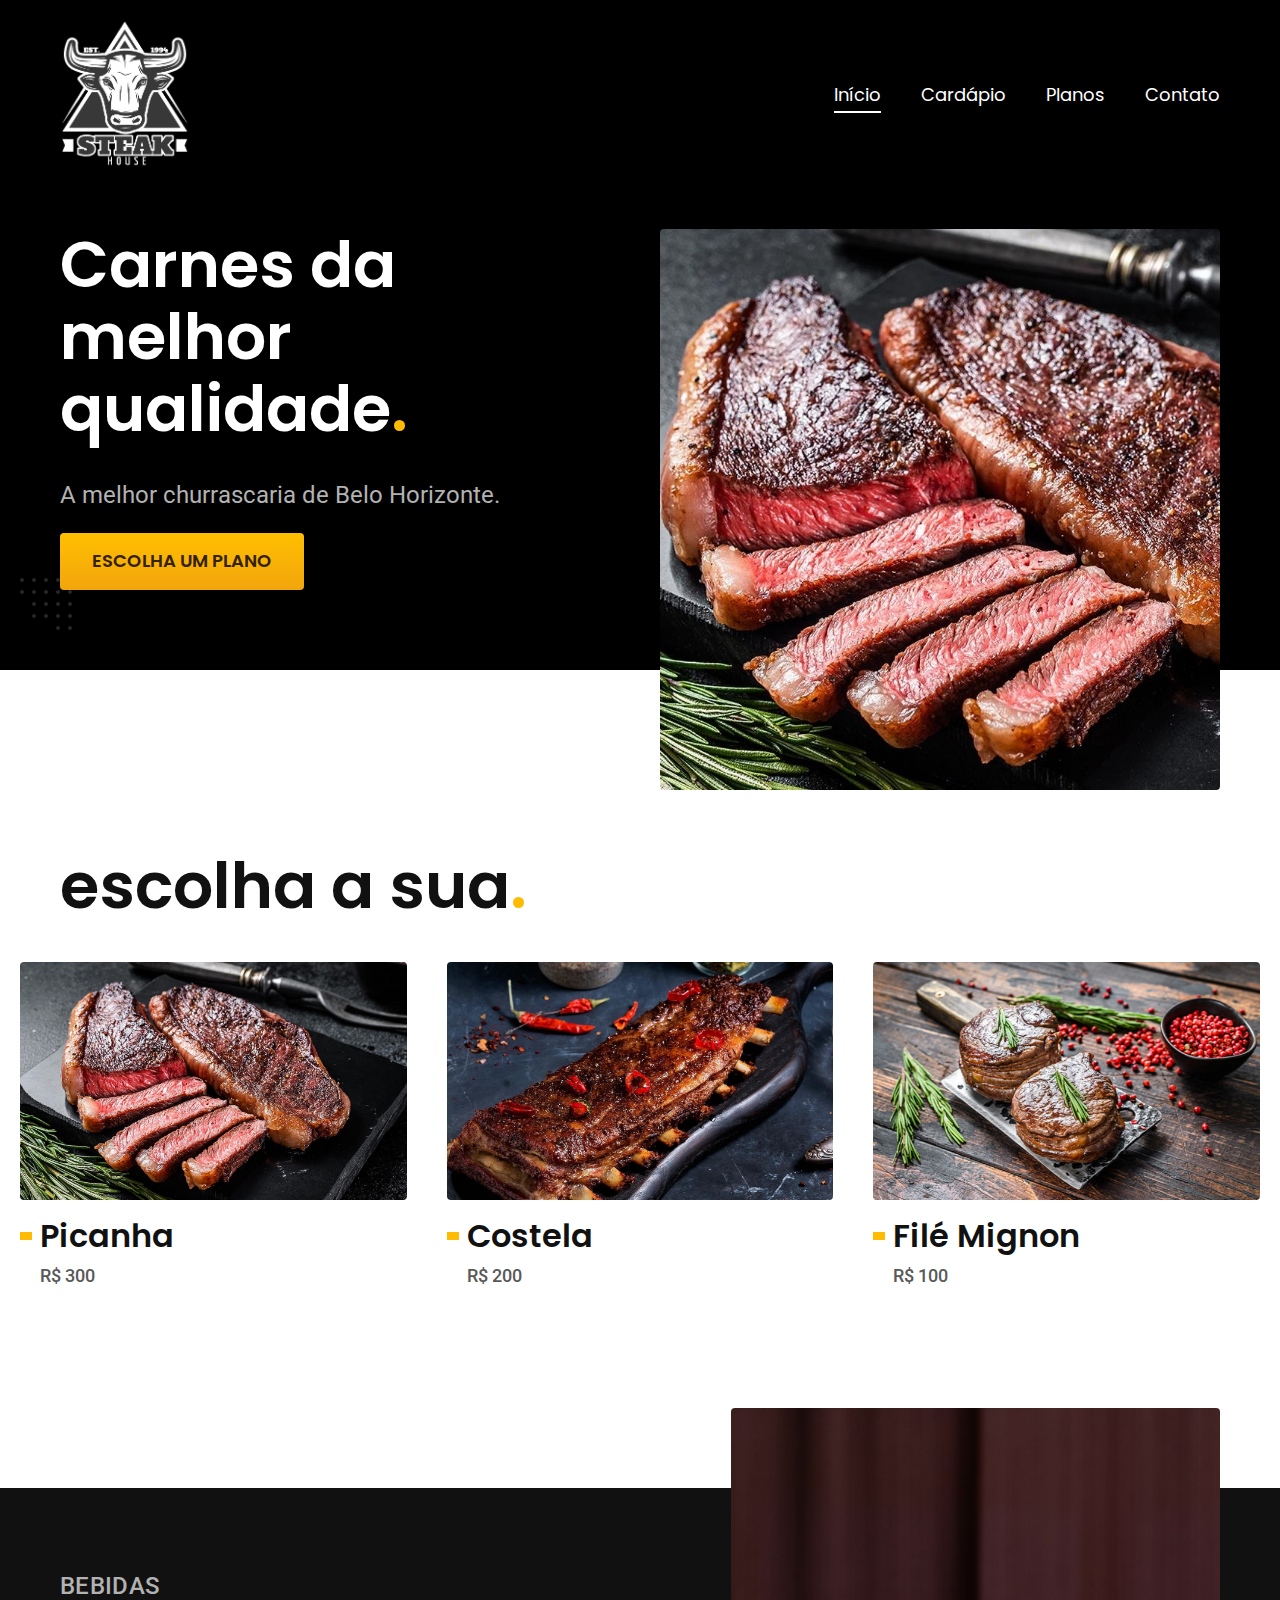
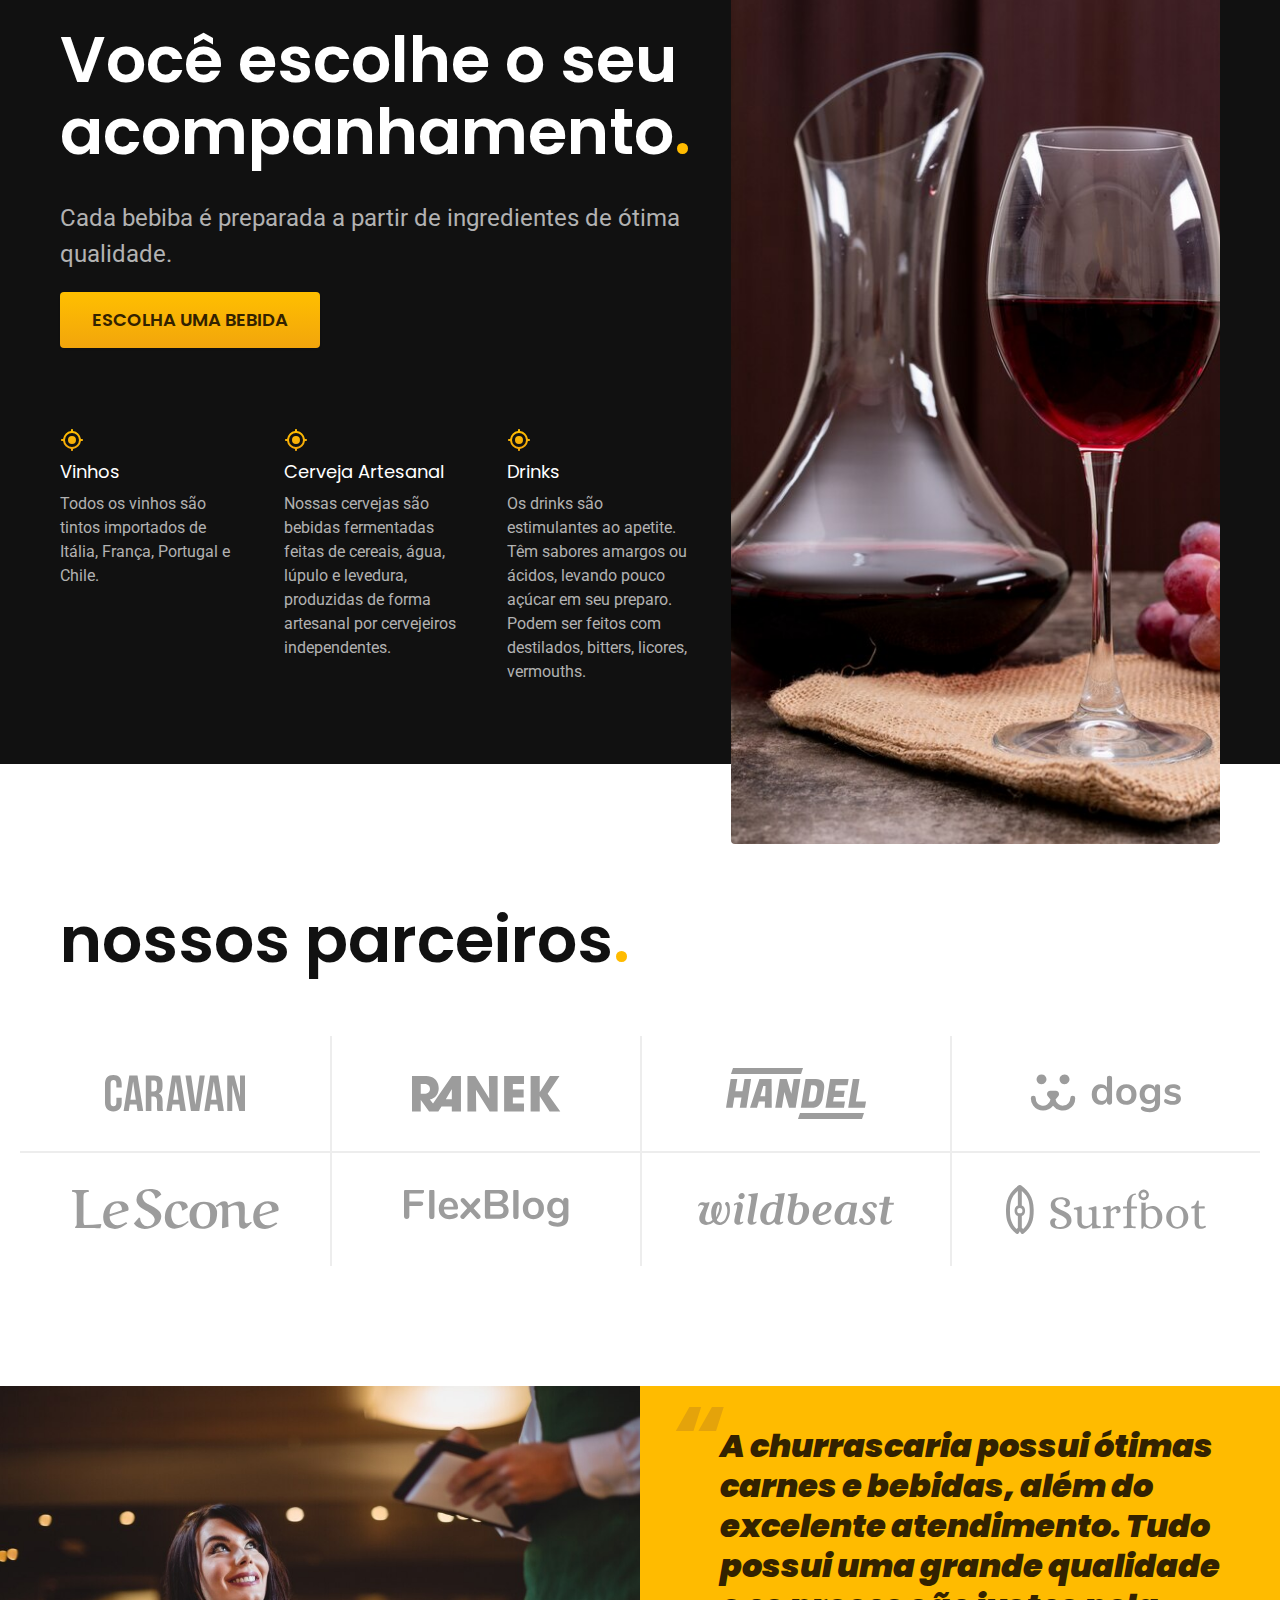
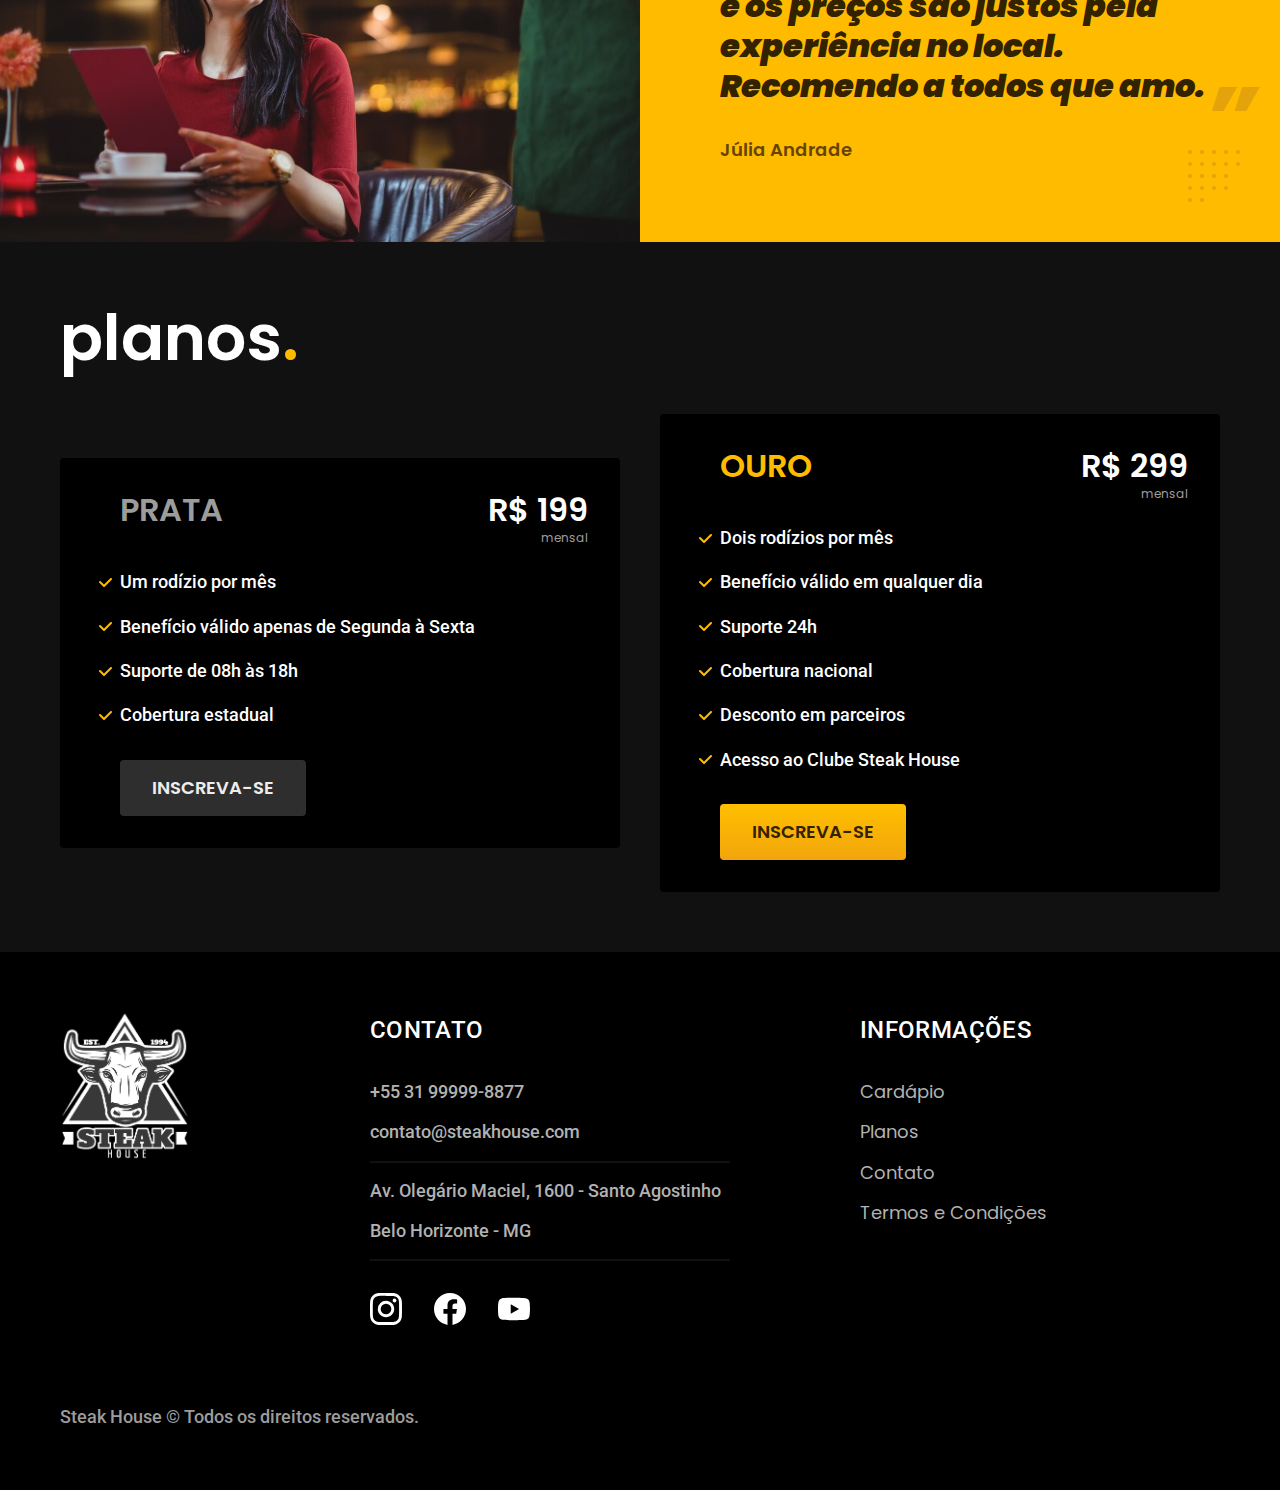
<file: index.html>
<!DOCTYPE html>
<html lang="pt-br">

<head>
  <meta charset="UTF-8">
  <meta name="viewport" content="width=device-width, initial-scale=1.0">
  <title>Steak House - Churrascaria Premium</title>
  <meta name="description" content="Churrascaria Premium com uma grande variedade de pratos, 3 tipos de carnes selecionadas.">

  <link rel="shortcut icon" href="./img/logo-steak-house.png" type="image/x-icon" />
  <link rel="preload" href="./css/style.css" as="style"> <!-- carregar css antes de qualquer coisa -->
  <link rel="stylesheet" href="./css/style.css">

  <link rel="preconnect" href="https://fonts.googleapis.com">
  <link rel="preconnect" href="https://fonts.gstatic.com" crossorigin>
  <link href="https://fonts.googleapis.com/css2?family=Poppins:wght@400;600&family=Roboto:wght@400;500&display=swap" rel="stylesheet">

</head>

<body>
  <header class="header-bg"> <!-- Quando a class tem -bg é porque tem um background que se expande de ponta a ponta -->
    <div class="header container"> <!-- Essa div centraliza o conteúdo no grid -->
      <a href="./"><img src="./img/logo-steak-house.png" alt="Steak House" width="130" height="135"></a> <!-- Home ao clicar na img -->

      <nav aria-label="primaria">
        <ul class="header-menu font-1-m cor-0"> <!-- Todos os "a" vão herdar o cor-branco -->
          <li><a href="./index.html">Início</a></li>
          <li><a href="./cardapio.html">Cardápio</a></li>
          <li><a href="./planos.html">Planos</a></li>
          <li><a href="./contato.html">Contato</a></li>
        </ul>
      </nav>
    </div>
  </header>

  <main class="introducao-bg">
    <div class="introducao container"> <!-- container é o que segura nos 1200px. background é infinito -->
      <!-- só de definir a div introducao-conteudo, ela já posiciona o conteudo de um lado e a imagem do outro lado -->
      <div class="introducao-conteudo">

        <h1 class="font-1-xxl cor-0">Carnes da melhor qualidade<span class="cor-p1">.</span></h1>
        <p class="font-2-l cor-5">A melhor churrascaria de Belo Horizonte.</p>
        <a class="botao" href="./planos.html">Escolha um plano</a>
      </div>

      <!-- nunca deixar imagem direto no grid, porque ela funciona diferente em browsers diferentes. Sempre colocar em div ou elemento similar.-->
      <picture>
        <!-- picture vai carregar essa imagem no mobile em vez de introdução
        media = defini qual mediaquery vai carregar a imagem -->
        <source media="(max-width= 800px)" srcset="./img/carnes/picanha.jpg">
        <img src="./img/fotos/introducao.jpg" width="1280" height="1600" alt="Picanha">
      </picture>
    </div>
  </main>

  <article class="carnes-lista">
    <h2 class="container font-1-xxl">escolha a sua<span class="cor-p1">.</span></h2>

    <ul>
      <li>
        <a href="./cardapio-interno/picanha.html">
          <img src="./img/carnes/picanha-home.jpg" alt="Picanha" width="920" height="1040">
          <h3 class="font-1-xl">Picanha</h3>
          <span class="font-2-m cor-8">R$ 300</span>
        </a>
      </li>

      <li>
        <a href="./cardapio-interno/costela.html">
          <img src="./img/carnes/costela-home.jpg" alt="Costela" width="920" height="1040">
          <h3 class="font-1-xl">Costela</h3>
          <span class="font-2-m cor-8">R$ 200</span>
        </a>
      </li>

      <li>
        <a href="./cardapio-interno/filemignon.html">
          <img src="./img/carnes/filemignon-home.jpg" alt="Filé Mignon" width="920" height="1040">
          <h3 class="font-1-xl">Filé Mignon</h3>
          <span class="font-2-m cor-8">R$ 100</span>
        </a>
      </li>
    </ul>
  </article>

  <article class="bebidas-bg">
    <div class="bebidas container">
      <div class="bebidas-conteudo">
        <span class="font-2-l-b cor-5">Bebidas</span>
        <h2 class="font-1-xxl cor-0">Você escolhe o seu acompanhamento<span class="cor-p1">.</span></h2>
        <p class="font-2-l cor-5">Cada bebiba é preparada a partir de ingredientes de ótima qualidade.</p>
        <a class="botao" href="./cardapio.html">Escolha uma bebida</a>

        <div class="bebidas-vantagens">
          <div>
            <!-- svg width e height mesmo valor do .bebidas-vantagens img no css --->
            <img src="./img/icones/rastreador.svg" width="24" height="24" alt="">
            <h3 class="font-1-m cor-0">Vinhos</h3>
            <p class="font-2-s cor-5">Todos os vinhos são tintos importados de Itália, França, Portugal e Chile.</p>
          </div>
          <div>
            <img src="./img/icones/rastreador.svg" width="24" height="24" alt="">
            <h3 class="font-1-m cor-0">Cerveja Artesanal</h3>
            <p class="font-2-s cor-5">Nossas cervejas são bebidas fermentadas feitas de cereais, água, lúpulo e levedura, produzidas de forma artesanal por cervejeiros independentes.</p>
          </div>
          <div>
            <img src="./img/icones/rastreador.svg" width="24" height="24" alt="">
            <h3 class="font-1-m cor-0">Drinks</h3>
            <p class="font-2-s cor-5">Os drinks são estimulantes ao apetite. Têm sabores amargos ou ácidos, levando pouco açúcar em seu preparo. Podem ser feitos com destilados, bitters, licores, vermouths.</p>
          </div>
        </div>
      </div>

      <div class="bebidas-imagem">
        <img src="./img/bebidas/vinho.jpg" width="740" height="1057" alt="">
      </div>
    </div>
  </article>

  <!-- criar section porque não faz sentido sozinho, somente no contexto da churrascaria. obrigatório ter aria-label na section, para que seja criado ponto de referencia -->
  <section class="parceiros" aria-label="Nossos Parceiros">
    <h2 class="container font-1-xxl">nossos parceiros<span class="cor-p1">.</span></h2>

    <ul>
      <li><img src="./img/parceiros/caravan.svg" alt="Caravan" width="140" height="38"></li>
      <li><img src="./img/parceiros/ranek.svg" alt="Ranek" width="149" height="36"></li>
      <li><img src="./img/parceiros/handel.svg" alt="Handel" width="140" height="50"></li>
      <li><img src="./img/parceiros/dogs.svg" alt="Dogs" width="152" height="39"></li>
      <li><img src="./img/parceiros/lescone.svg" alt="LeScone" width="208" height="41"></li>
      <li><img src="./img/parceiros/flexblog.svg" alt="FlexBlog" width="165" height="38"></li>
      <li><img src="./img/parceiros/wildbeast.svg" alt="Wildbeast" width="196" height="34"></li>
      <li><img src="./img/parceiros/surfbot.svg" alt="Surfbot" width="200" height="49"></li>
    </ul>
  </section>

  <section class="depoimento" aria-label="Depoimento">
    <div>
      <img src="./img/fotos/depoimento.jpg" width="1060" height="706" alt="Pessoa segurando cardapio da churrascaria">
    </div>
    <div class="depoimento-conteudo">
      <blockquote class="font-1-xl cor-p5"> <!-- blockquote serve para quando alguém disse o que está escrito -->
        <p>A churrascaria possui ótimas carnes e bebidas, além do excelente atendimento. Tudo possui uma grande qualidade e os preços são justos pela experiência no local. Recomendo a todos que amo.</p>
      </blockquote>
      <span class="font-1-m-b cor-p4">Júlia Andrade</span>
    </div>
  </section>

  <article class="planos-bg">
    <div class="planos container">
      <h2 class="font-1-xxl cor-0">planos<span class="cor-p1">.</span></h2>
      <div class="planos-item">
        <h3 class="font-1-xl cor-6">PRATA</h3>
        <span class="font-1-xl cor-0">R$ 199 <span class="font-1-xs cor-6">mensal</span></span>
        <ul class="font-2-m cor-0">
          <li>Um rodízio por mês</li>
          <li>Benefício válido apenas de Segunda à Sexta</li>
          <li>Suporte de 08h às 18h</li>
          <li>Cobertura estadual</li>
        </ul>
        <a class="botao secundario" href="./orcamento.html">Inscreva-se</a>
      </div>

      <div class="planos-item">
        <h3 class="font-1-xl cor-p1">OURO</h3>
        <span class="font-1-xl cor-0">R$ 299 <span class="font-1-xs cor-6">mensal</span></span>
        <ul class="font-2-m cor-0">
          <li>Dois rodízios por mês</li>
          <li>Benefício válido em qualquer dia</li>
          <li>Suporte 24h</li>
          <li>Cobertura nacional</li>
          <li>Desconto em parceiros</li>
          <li>Acesso ao Clube Steak House</li>
        </ul>
        <a class="botao" href="./orcamento.html">Inscreva-se</a>
      </div>
    </div>
  </article>

  <footer class="footer-bg">
    <div class="footer container">
      <img src="./img/logo-steak-house.png" alt="Steak House" width="130" height="135">
      <div class="footer-contato">
        <h3 class="font-2-l-b cor-0">Contato</h3>
        <ul class="font-2-m cor-5">
          <li><a href="tel:+5531999998877">+55 31 99999-8877</a></li> <!-- se clicar no link ele liga pro n° -->
          <li><a href="mailto:contato@steakhouse.com">contato@steakhouse.com</a></li> <!-- abre app do email -->
          <li>Av. Olegário Maciel, 1600 - Santo Agostinho</li>
          <li>Belo Horizonte - MG</li>
        </ul>
        <div class="footer-redes">
          <a href="./">
            <img src="./img/redes/instagram.svg" width="32" height="32" alt="Instagram">
          </a>
          <a href="./">
            <img src="./img/redes/facebook.svg" width="32" height="32" alt="Facebook">
          </a>
          <a href="./">
            <img src="./img/redes/youtube.svg" width="32" height="32" alt="Youtube">
          </a>
        </div>
      </div>
      <div class="footer-informacoes">
        <h3 class="font-2-l-b cor-0">Informações</h3>
        <nav>
          <ul class="font-1-m cor-5">
            <li><a href="./cardapio.html">Cardápio</a></li>
            <li><a href="./planos.html">Planos</a></li>
            <li><a href="./contato.html">Contato</a></li>
            <li><a href="./termos.html">Termos e Condições</a></li>
          </ul>
        </nav>
      </div>
      <p class="footer-copy font-2-m cor-6">Steak House © Todos os direitos reservados.</p>
    </div>
  </footer>

  <script src="./js/script.js"></script>
</body>

</html>
</file>
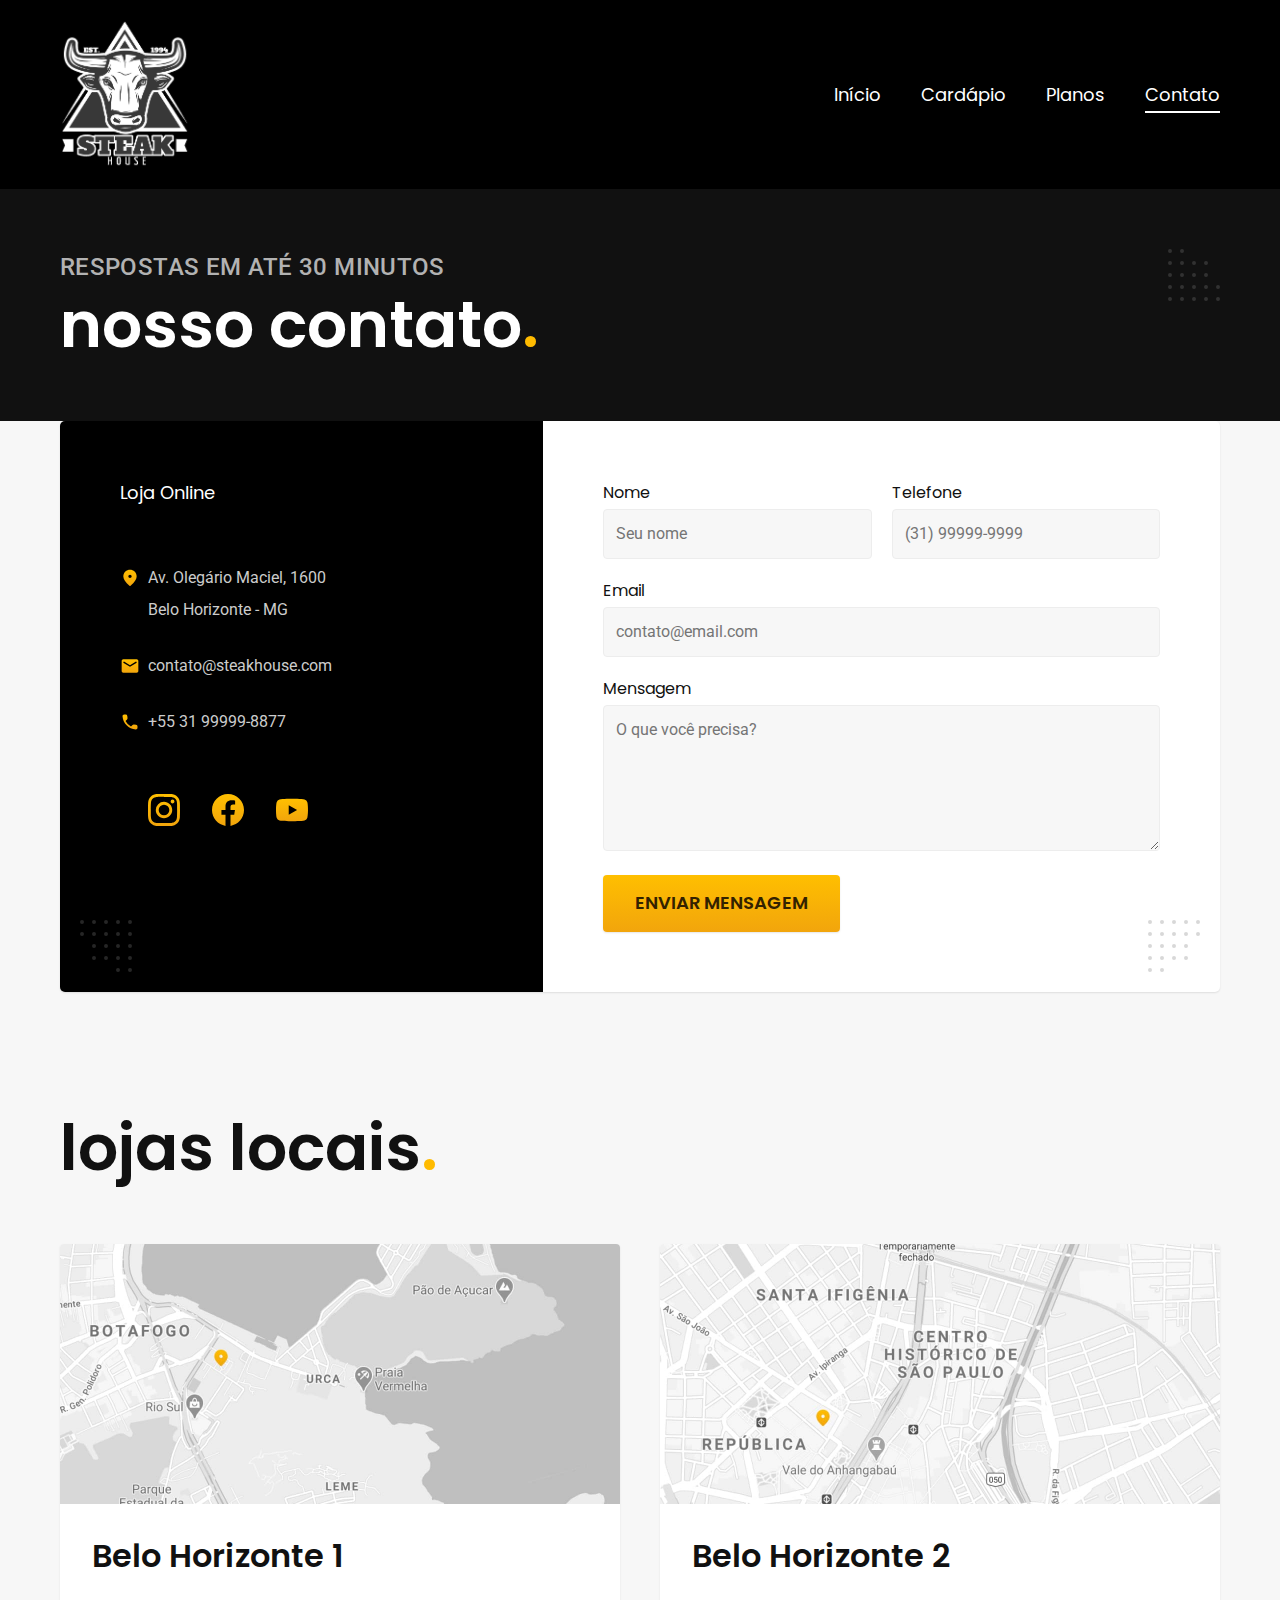
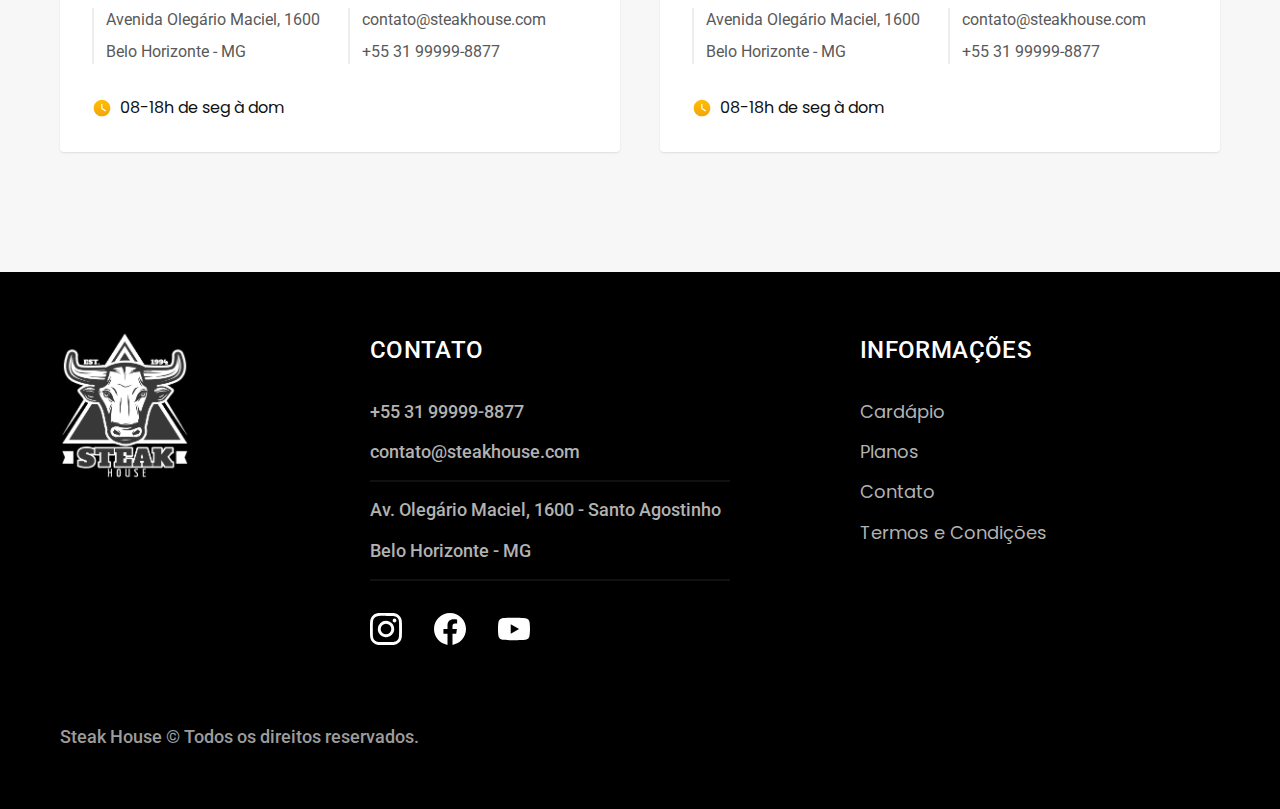
<file: contato.html>
<!DOCTYPE html>
<html lang="pt-br">

<head>
  <meta charset="UTF-8">
  <meta name="viewport" content="width=device-width, initial-scale=1.0">
  <title>Contato | Steak House</title>
  <meta name="description" content="Contato.">

  <link rel="shortcut icon" href="./img/logo-steak-house.png" type="image/x-icon" />
  <link rel="preload" href="./css/style.css" as="style">
  <link rel="preload" href="./css/style.css" as="style">
  <link rel="stylesheet" href="./css/style.css">

  <link rel="preconnect" href="https://fonts.googleapis.com">
  <link rel="preconnect" href="https://fonts.gstatic.com" crossorigin>
  <link href="https://fonts.googleapis.com/css2?family=Poppins:wght@400;600&family=Roboto:wght@400;500&display=swap" rel="stylesheet">

  <!-- header igual ao index.html -->
</head>

<body id="contato"> <!-- incluir id no body caso queira alterar algo somente nesta pagina -->
  <header class="header-bg"> <!-- Quando a class tem -bg é porque tem um background que se expande de ponta a ponta -->
    <div class="header container"> <!-- Essa div centraliza o conteúdo no grid -->
      <a href="./index.html"><img src="./img/logo-steak-house.png" alt="Steak House" width="130" height="135"></a> <!-- Home ao clicar na img -->

      <nav aria-label="primaria">
        <ul class="header-menu font-1-m cor-0"> <!-- Todos os "a" vão herdar o cor-branco -->
          <li><a href="./index.html">Início</a></li>
          <li><a href="./cardapio.html">Cardápio</a></li>
          <li><a href="./planos.html">Planos</a></li>
          <li><a href="./contato.html">Contato</a></li>
        </ul>
      </nav>
    </div>
  </header>

  <main>
    <div class="titulo-bg">
      <div class="titulo container">
        <p class="font-2-l-b cor-5">Respostas em até 30 minutos</p>
        <h1 class="font-1-xxl cor-0">nosso contato<span class="cor-p1">.</span></h1>
      </div>
    </div>

    <div class="contato container">
      <section class="contato-dados" aria-label="Endereço">
        <h2 class="font-1-m cor-0">Loja Online</h2>
        <div class="contato-endereco font-2-s cor-4">
          <p>Av. Olegário Maciel, 1600</p>
          <p>Belo Horizonte - MG</p>
        </div>
        <address class="contato-meios font-2-s cor-4"> <!-- Tags para meios de contato da página -->
          <a href="mailto:contato@steakhouse.com">contato@steakhouse.com</a>
          <a href="tel:+5531999998877">+55 31 99999-8877</a>
        </address>
        <div class="contato-redes">
          <a href="./">
            <img src="./img/redes/instagram-p.svg" alt="Instagram">
          </a>
          <a href="./">
            <img src="./img/redes/facebook-p.svg" alt="Facebook">
          </a>
          <a href="./">
            <img src="./img/redes/youtube-p.svg" alt="Youtube">
          </a>
        </div>
      </section>

      <section class="contato-formulario" aria-label="Formulário">
        <form class="form" action="./contato.html">
          <div> <!-- label e input dentro da div para organizar melhor o formulario -->
            <label for="nome">Nome</label>
            <input type="text" name="nome" id="nome" placeholder="Seu nome"> <!-- id referencia pro for e name para aparecer no link e comunicar com backend -->
          </div>

          <div>
            <label for="telefone">Telefone</label>
            <input type="text" name="telefone" id="telefone" placeholder="(31) 99999-9999">
          </div>

          <div class="col-2">
            <label for="email">Email</label>
            <input type="email" name="email" id="email" placeholder="contato@email.com">
          </div>

          <div class="col-2">
            <label for="mensagem">Mensagem</label>
            <textarea name="mensagem" id="mensagem" rows="5" placeholder="O que você precisa?"></textarea>
          </div>
          <button class="botao col-2">Enviar Mensagem</button>
        </form>
      </section>
    </div>
  </main>

  <article class="lojas container">
    <h2 class="font-1-xxl">lojas locais<span class="cor-p1">.</span></h2>
    <div class="lojas-item">
      <img src="./img/lojas/rj.jpg" alt="mapa marcando o endereço em Avenida Olegário Maciel, 1600 - Belo Horizonte - MG">
      <div class="lojas-conteudo">
        <h3 class="font-1-xl">Belo Horizonte 1</h3>
        <div class="lojas-dados font-2-s cor-8">
          <p>Avenida Olegário Maciel, 1600</p>
          <p>Belo Horizonte - MG</p>
        </div>
        <div class="lojas-dados font-2-s cor-8">
          <a href="mailto:contato@steakhouse.com">contato@steakhouse.com</a>
          <a href="tel:+5531999998877">+55 31 99999-8877</a>
        </div>
        <p class="lojas-tempo font-1-s"><img src="./img/icones/horario.svg" alt="">08-18h de seg à dom</p>
      </div>
    </div>

    <div class="lojas-item">
      <img src="./img/lojas/sp.jpg" alt="mapa marcando o endereço em Avenida Olegário Maciel, 1600 - Belo Horizonte - MG">
      <div class="lojas-conteudo">
        <h3 class="font-1-xl">Belo Horizonte 2</h3>
        <div class="lojas-dados font-2-s cor-8">
          <p>Avenida Olegário Maciel, 1600</p>
          <p>Belo Horizonte - MG</p>
        </div>
        <div class="lojas-dados font-2-s cor-8">
          <a href="mailto:contato@steakhouse.com">contato@steakhouse.com</a>
          <a href="tel:+5531999998877">+55 31 99999-8877</a>
        </div>
        <p class="lojas-tempo font-1-s"><img src="./img/icones/horario.svg" alt="">08-18h de seg à dom</p>
      </div>
    </div>
  </article>

  <!-- footer igual ao index.html -->
  <footer class="footer-bg">
    <div class="footer container">
      <img src="./img/logo-steak-house.png" alt="Steak House" width="130" height="135">
      <div class="footer-contato">
        <h3 class="font-2-l-b cor-0">Contato</h3>
        <ul class="font-2-m cor-5">
          <li><a href="tel:+5531999998877">+55 31 99999-8877</a></li> <!-- se clicar no link ele liga pro n° -->
          <li><a href="mailto:contato@steakhouse.com">contato@steakhouse.com</a></li> <!-- abre app do email -->
          <li>Av. Olegário Maciel, 1600 - Santo Agostinho</li>
          <li>Belo Horizonte - MG</li>
        </ul>
        <div class="footer-redes">
          <a href="./">
            <img src="./img/redes/instagram.svg" alt="Instagram">
          </a>
          <a href="./">
            <img src="./img/redes/facebook.svg" alt="Facebook">
          </a>
          <a href="./">
            <img src="./img/redes/youtube.svg" alt="Youtube">
          </a>
        </div>
      </div>
      <div class="footer-informacoes">
        <h3 class="font-2-l-b cor-0">Informações</h3>
        <nav>
          <ul class="font-1-m cor-5">
            <li><a href="./cardapio.html">Cardápio</a></li>
            <li><a href="./planos.html">Planos</a></li>
            <li><a href="./contato.html">Contato</a></li>
            <li><a href="./termos.html">Termos e Condições</a></li>
          </ul>
        </nav>
      </div>
      <p class="footer-copy font-2-m cor-6">Steak House © Todos os direitos reservados.</p>
    </div>
  </footer>
  <script src="./js/script.js"></script>
</body>

</html>
</file>
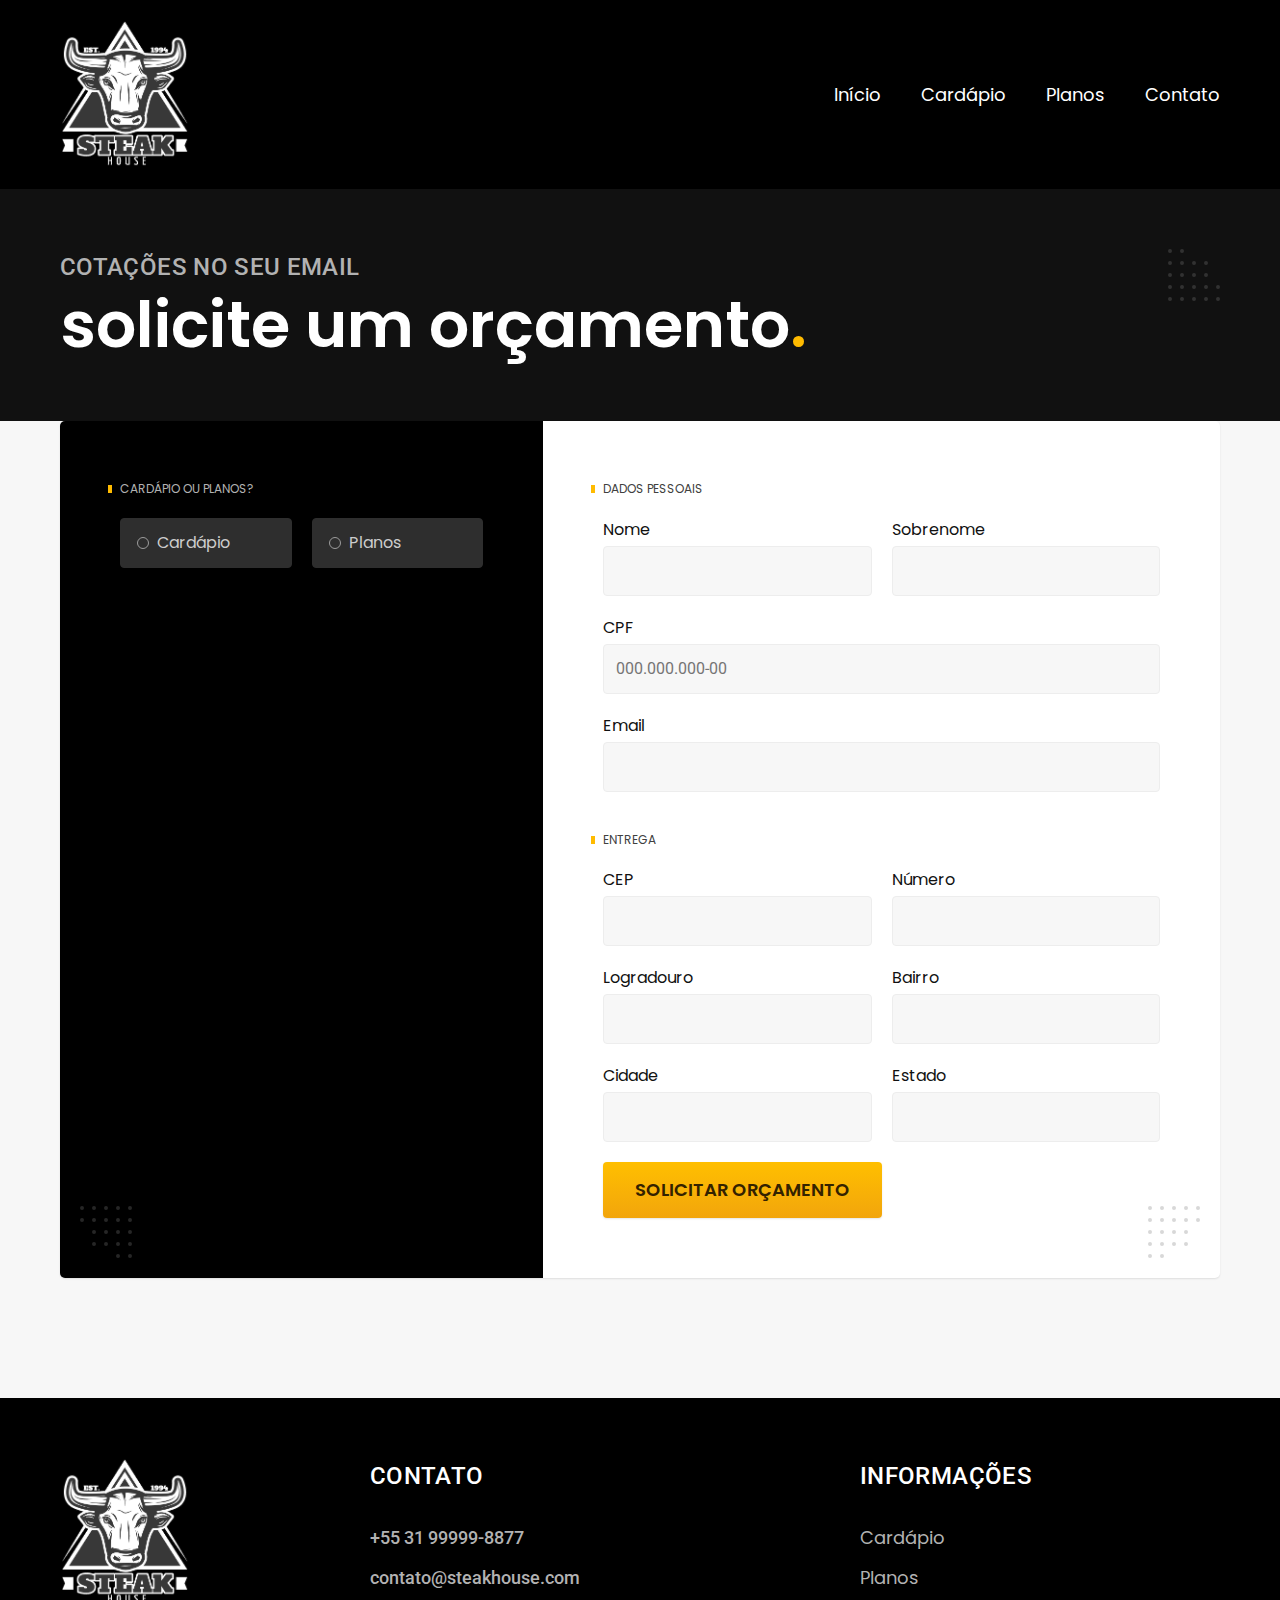
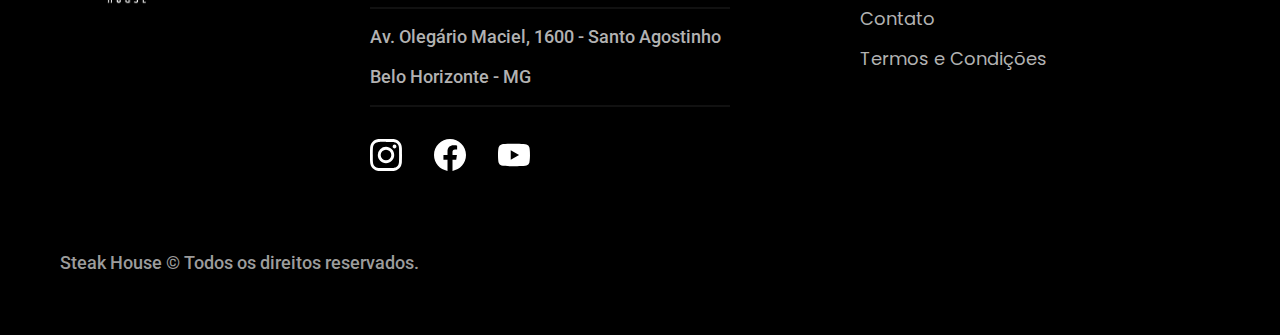
<file: orcamento.html>
<!DOCTYPE html>
<html lang="pt-br">

<head>
  <meta charset="UTF-8">
  <meta name="viewport" content="width=device-width, initial-scale=1.0">
  <title>Orçamento | Steak House</title>
  <meta name="description" content="Orçamento.">

  <link rel="shortcut icon" href="./img/logo-steak-house.png" type="image/x-icon" />
  <link rel="preload" href="./css/style.css" as="style">
  <link rel="preload" href="./css/style.css" as="style">
  <link rel="stylesheet" href="./css/style.css">

  <link rel="preconnect" href="https://fonts.googleapis.com">
  <link rel="preconnect" href="https://fonts.gstatic.com" crossorigin>
  <link href="https://fonts.googleapis.com/css2?family=Poppins:wght@400;600&family=Roboto:wght@400;500&display=swap" rel="stylesheet">

  <!-- header igual ao index.html -->
</head>

<body id="orcamento"> <!-- incluir id no body caso queira alterar algo somente nesta pagina -->
  <header class="header-bg"> <!-- Quando a class tem -bg é porque tem um background que se expande de ponta a ponta -->
    <div class="header container"> <!-- Essa div centraliza o conteúdo no grid -->
      <a href="./"><img src="./img/logo-steak-house.png" alt="Steak House" width="130" height="135"></a> <!-- Home ao clicar na img -->

      <nav aria-label="primaria">
        <ul class="header-menu font-1-m cor-0"> <!-- Todos os "a" vão herdar o cor-branco -->
          <li><a href="./index.html">Início</a></li>
          <li><a href="./cardapio.html">Cardápio</a></li>
          <li><a href="./planos.html">Planos</a></li>
          <li><a href="./contato.html">Contato</a></li>
        </ul>
      </nav>
    </div>
  </header>

  <main>
    <div class="titulo-bg">
      <div class="titulo container">
        <p class="font-2-l-b cor-5">Cotações no seu email</p>
        <h1 class="font-1-xxl cor-0">solicite um orçamento<span class="cor-p1">.</span></h1>
      </div>
    </div>

    <form class="orcamento container" action="./">
      <div class="orcamento-produto">
        <h2 class="font-1-xs cor-5">Cardápio ou Planos?</h2>

        <input type="radio" name="tipo" value="cardapio" id="cardapio">
        <label for="cardapio">Cardápio</label>

        <input type="radio" name="tipo" value="planos" id="planos">
        <label for="planos">Planos</label>

        <div class="orcamento-conteudo" id="orcamento-cardapio">
          <h2 class="font-1-xs cor-5">Escolha a sua</h2>

          <input type="radio" name="produto" value="picanha" id="picanha">
          <label for="picanha">Picanha <span>R$ 300</span></label>
          <div class="orcamento-detalhes">
            <ul class="font-1-xs cor-8">
              <li><img src="./img/icones/rastreador.svg" alt="">Vantagem Picanha</li>
              <li><img src="./img/icones/rastreador.svg" alt="">Vantagem Picanha</li>
              <li><img src="./img/icones/rastreador.svg" alt="">Vantagem Picanha</li>
              <li><img src="./img/icones/rastreador.svg" alt="">Vantagem Picanha</li>
            </ul>
            <img src="./img/carnes/picanha.jpg" alt="Picanha">
          </div>

          <input type="radio" name="produto" value="costela" id="costela">
          <label for="costela">Costela <span>R$ 200</span></label>
          <div class="orcamento-detalhes">
            <ul class="font-1-xs cor-8">
              <li><img src="./img/icones/rastreador.svg" alt="">Vantagem Costela</li>
              <li><img src="./img/icones/rastreador.svg" alt="">Vantagem Costela</li>
              <li><img src="./img/icones/rastreador.svg" alt="">Vantagem Costela</li>
              <li><img src="./img/icones/rastreador.svg" alt="">Vantagem Costela</li>
            </ul>
            <img src="./img/carnes/costela.jpg" alt="Costela">
          </div>

          <input type="radio" name="produto" value="filemignon" id="filemignon">
          <label for="filemignon">Filé Mignon <span>R$ 100</span></label>
          <div class="orcamento-detalhes">
            <ul class="font-1-xs cor-8">
              <li><img src="./img/icones/rastreador.svg" alt="">Vantagem Filé Mignon</li>
              <li><img src="./img/icones/rastreador.svg" alt="">Vantagem Filé Mignon</li>
              <li><img src="./img/icones/rastreador.svg" alt="">Vantagem Filé Mignon</li>
              <li><img src="./img/icones/rastreador.svg" alt="">Vantagem Filé Mignon</li>
            </ul>
            <img src="./img/carnes/filemignon.jpg" alt="Filé Mignon">
          </div>

        </div>

        <div class="orcamento-conteudo" id="orcamento-planos">
          <h2 class="font-1-xs cor-5">Escolha o plano</h2>
          <!-- name =  produto em orcamento-conteudo e orcamento-planos porque a pessoa compra cardapio ou plano -->
          <input type="radio" name="produto" value="prata" id="prata">
          <label for="prata">Prata <span>R$ 199</span></label>

          <input type="radio" name="produto" value="ouro" id="ouro">
          <label for="ouro">Ouro <span>R$ 299</span></label>
        </div>

      </div>

      <div class="orcamento-dados form">
        <h2 class="font-1-xs cor-9 col-2">dados pessoais</h2>
        <div>
          <label for="nome">Nome</label>
          <input type="text" name="nome" id="nome">
        </div>
        <div>
          <label for="sobrenome">Sobrenome</label>
          <input type="text" name="sobrenome" id="sobrenome">
        </div>
        <div class="col-2">
          <label for="cpf">CPF</label>
          <input type="text" name="cpf" id="cpf" placeholder="000.000.000-00">
        </div>
        <div class="col-2">
          <label for="email">Email</label>
          <input type="email" name="email" id="email">
        </div>
        <h2 class="font-1-xs cor-9 col-2">entrega</h2>
        <div>
          <label for="cep">CEP</label>
          <input type="text" name="cep" id="cep">
        </div>
        <div>
          <label for="numero">Número</label>
          <input type="text" name="numero" id="numero">
        </div>
        <div>
          <label for="logradouro">Logradouro</label>
          <input type="text" name="logradouro" id="logradouro">
        </div>
        <div>
          <label for="bairro">Bairro</label>
          <input type="text" name="bairro" id="bairro">
        </div>
        <div>
          <label for="cidade">Cidade</label>
          <input type="text" name="cidade" id="cidade">
        </div>
        <div>
          <label for="estado">Estado</label>
          <input type="text" name="estado" id="estado">
        </div>
        <button class="botao col-2">Solicitar orçamento</button>
      </div>
    </form>
  </main>

  <!-- footer igual ao index.html -->
  <footer class="footer-bg">
    <div class="footer container">
      <img src="./img/logo-steak-house.png" alt="Steak House" width="130" height="135">
      <div class="footer-contato">
        <h3 class="font-2-l-b cor-0">Contato</h3>
        <ul class="font-2-m cor-5">
          <li><a href="tel:+5531999998877">+55 31 99999-8877</a></li> <!-- se clicar no link ele liga pro n° -->
          <li><a href="mailto:contato@steakhouse.com">contato@steakhouse.com</a></li> <!-- abre app do email -->
          <li>Av. Olegário Maciel, 1600 - Santo Agostinho</li>
          <li>Belo Horizonte - MG</li>
        </ul>
        <div class="footer-redes">
          <a href="./">
            <img src="./img/redes/instagram.svg" alt="Instagram">
          </a>
          <a href="./">
            <img src="./img/redes/facebook.svg" alt="Facebook">
          </a>
          <a href="./">
            <img src="./img/redes/youtube.svg" alt="Youtube">
          </a>
        </div>
      </div>
      <div class="footer-informacoes">
        <h3 class="font-2-l-b cor-0">Informações</h3>
        <nav>
          <ul class="font-1-m cor-5">
            <li><a href="./cardapio.html">Cardápio</a></li>
            <li><a href="./planos.html">Planos</a></li>
            <li><a href="./contato.html">Contato</a></li>
            <li><a href="./termos.html">Termos e Condições</a></li>
          </ul>
        </nav>
      </div>
      <p class="footer-copy font-2-m cor-6">Steak House © Todos os direitos reservados.</p>
    </div>
  </footer>
  <script src="./js/script.js"></script>
</body>

</html>
</file>
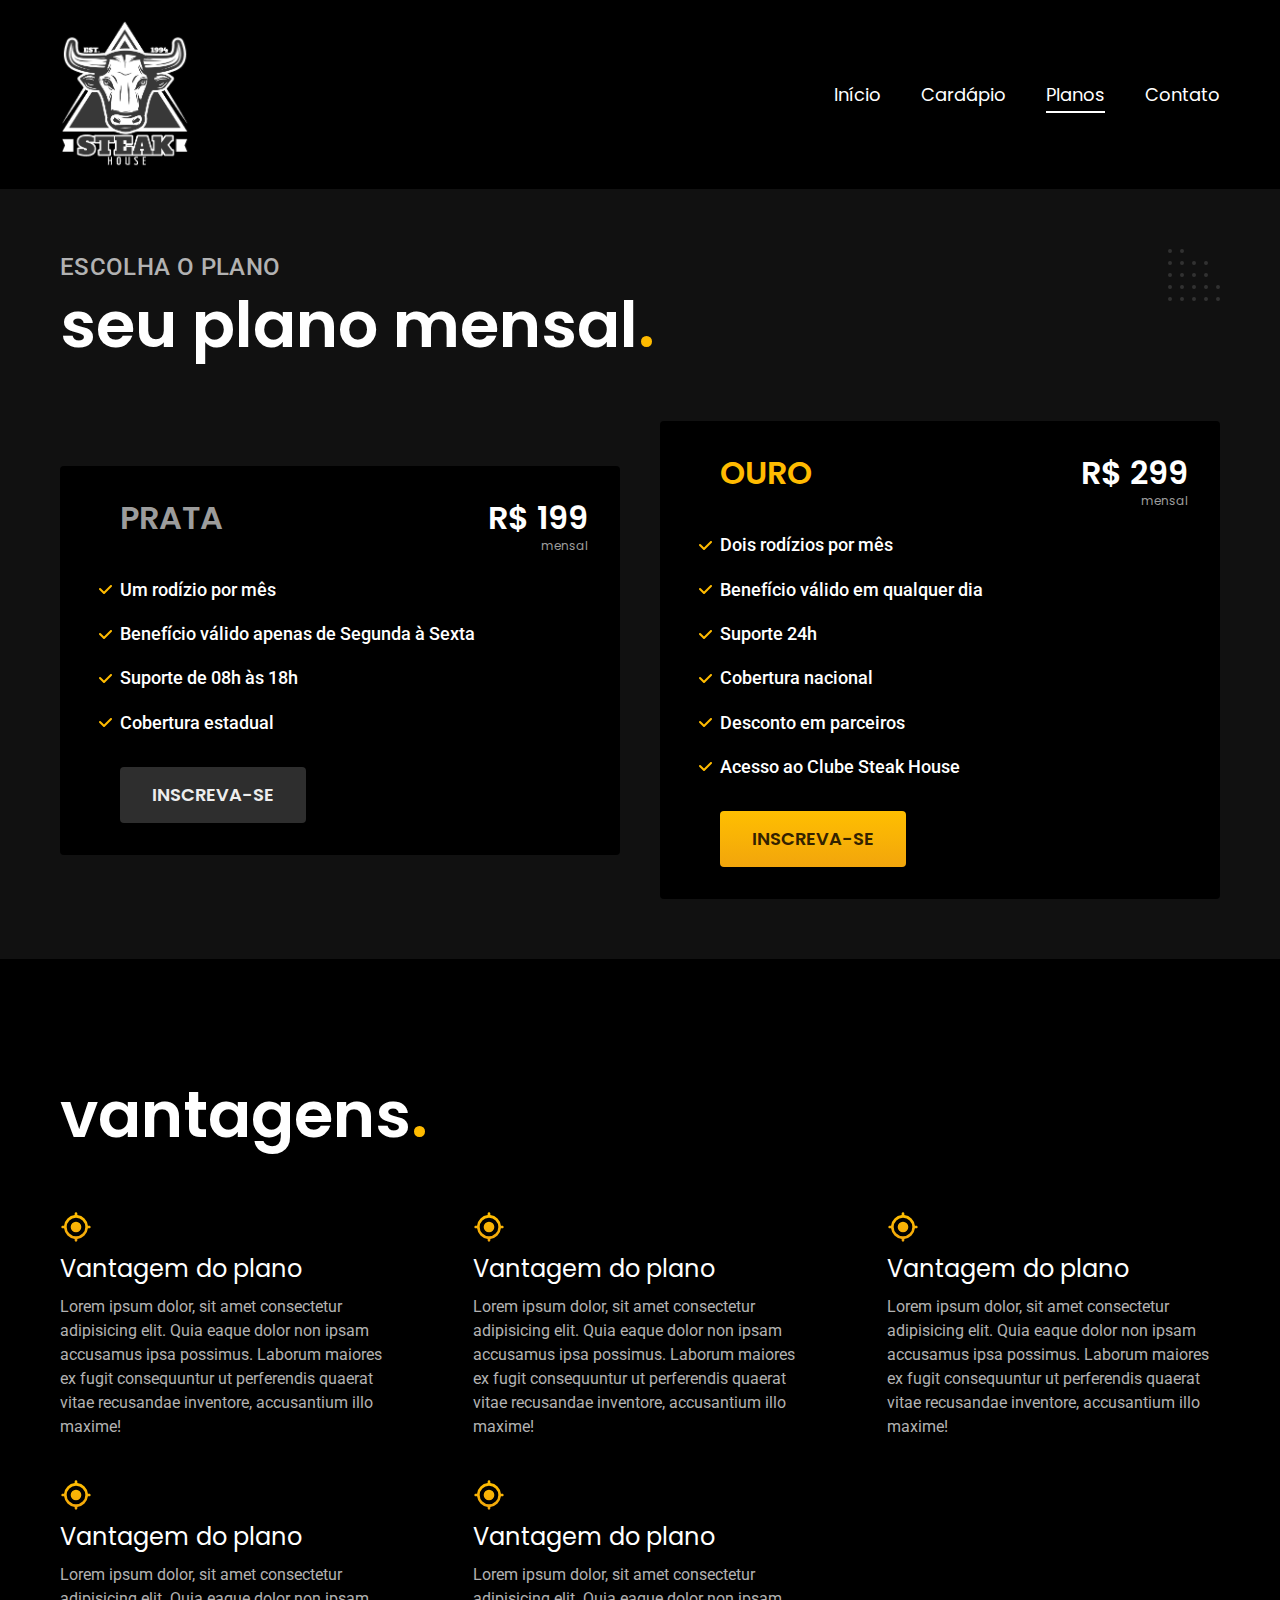
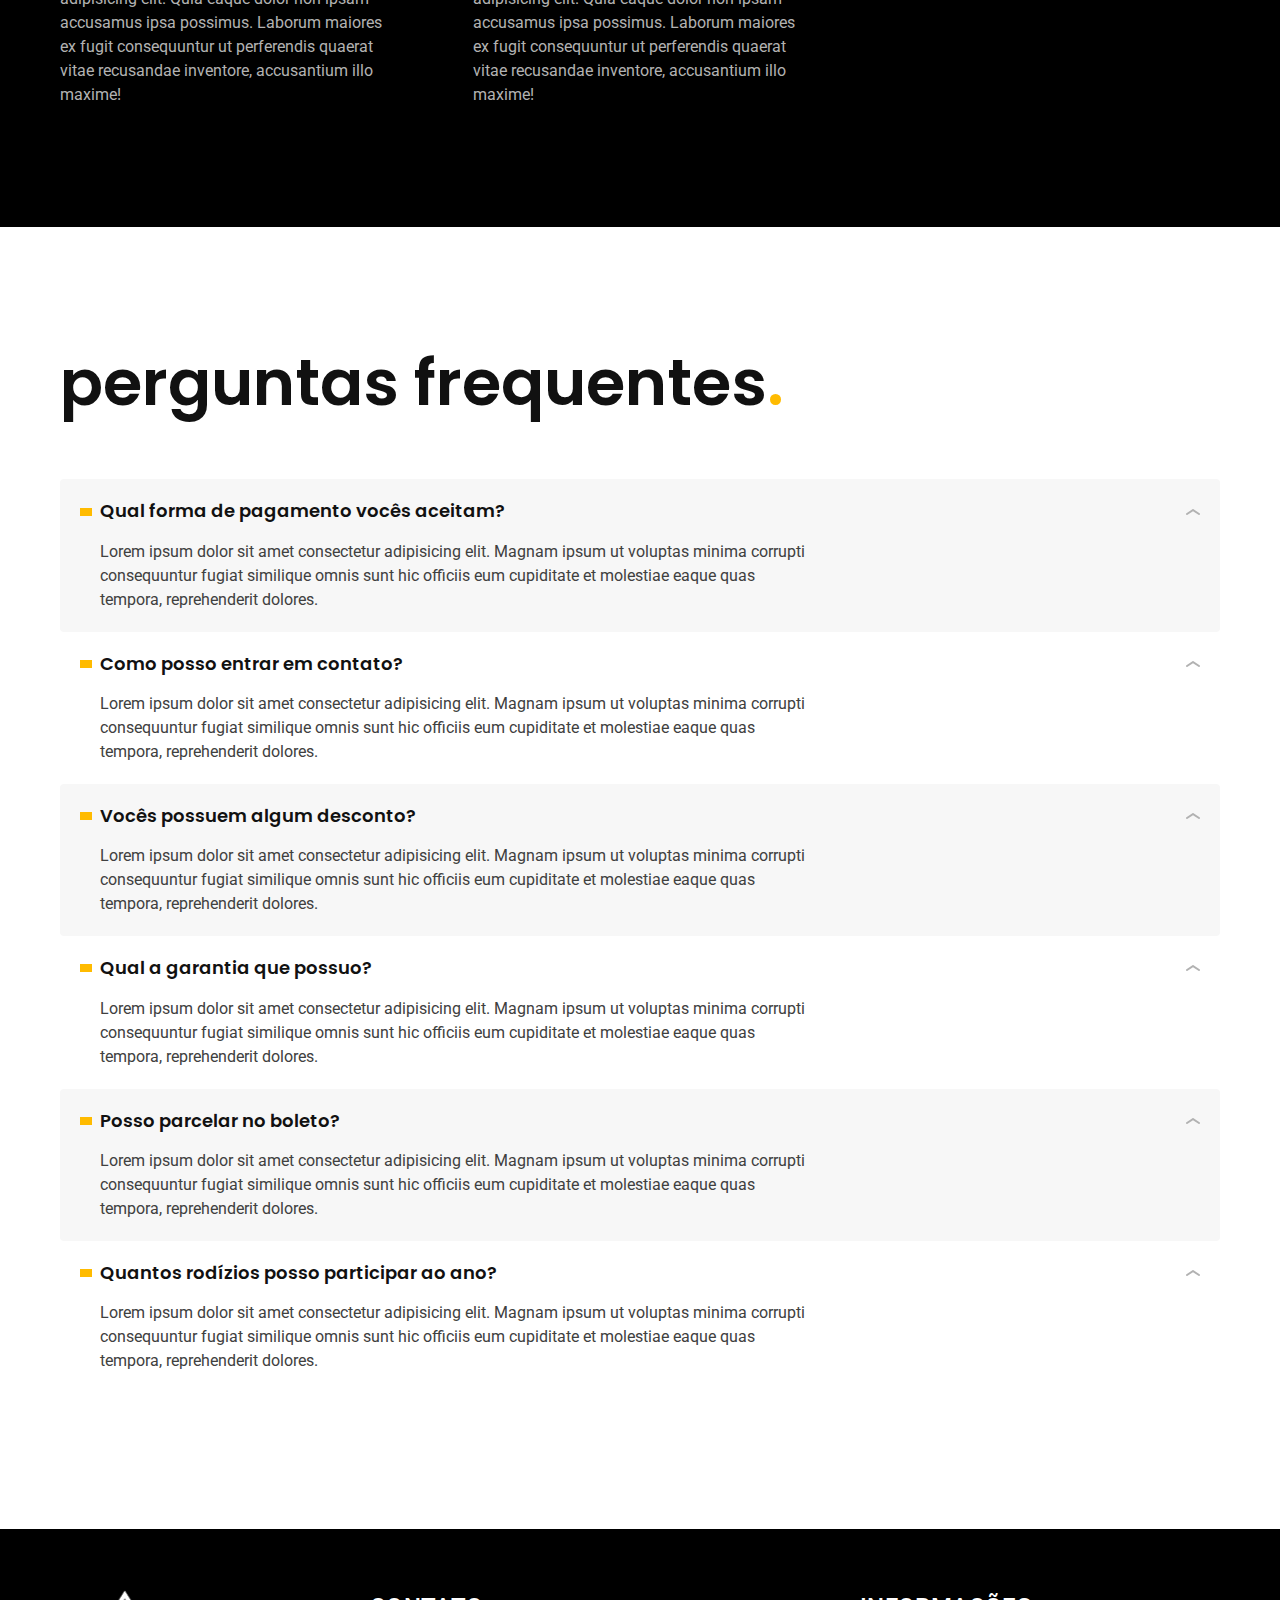
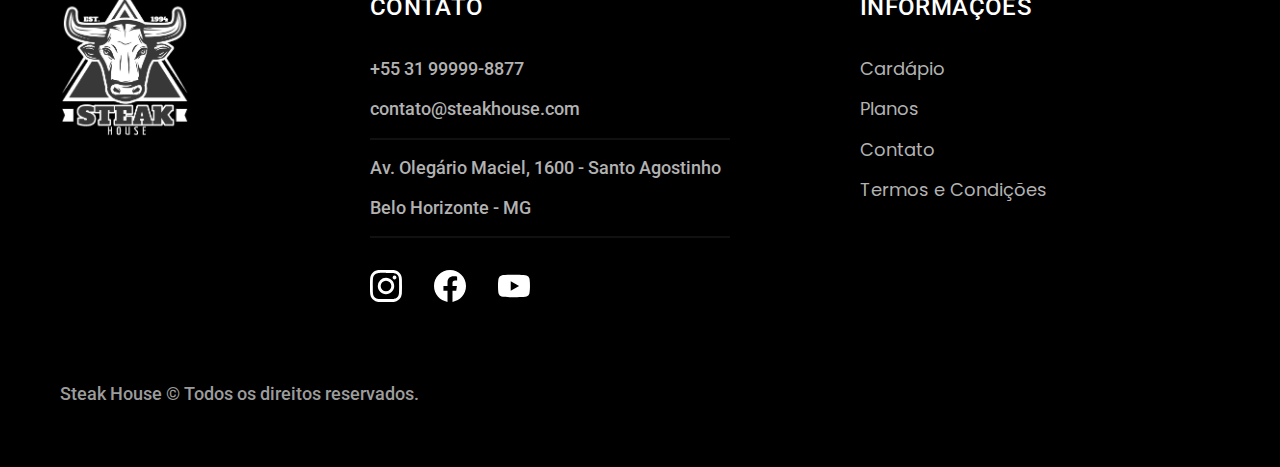
<file: planos.html>
<!DOCTYPE html>
<html lang="pt-br">

<head>
  <meta charset="UTF-8">
  <meta name="viewport" content="width=device-width, initial-scale=1.0">
  <title>Planos | Steak House</title>
  <meta name="description" content="Termos e condições.">

  <link rel="shortcut icon" href="./img/logo-steak-house.png" type="image/x-icon" />
  <link rel="preload" href="./css/style.css" as="style">
  <link rel="preload" href="./css/style.css" as="style">
  <link rel="stylesheet" href="./css/style.css">

  <link rel="preconnect" href="https://fonts.googleapis.com">
  <link rel="preconnect" href="https://fonts.gstatic.com" crossorigin>
  <link href="https://fonts.googleapis.com/css2?family=Poppins:wght@400;600&family=Roboto:wght@400;500&display=swap" rel="stylesheet">

  <!-- header igual ao index.html -->
</head>

<body id="planos"> <!-- incluir id no body caso queira alterar algo somente nesta pagina. alterei para id planos. -->
  <header class="header-bg"> <!-- Quando a class tem -bg é porque tem um background que se expande de ponta a ponta -->
    <div class="header container"> <!-- Essa div centraliza o conteúdo no grid -->
      <a href="./index.html"><img src="./img/logo-steak-house.png" alt="Steak House" width="130" height="135"></a> <!-- Home ao clicar na img -->

      <nav aria-label="primaria">
        <ul class="header-menu font-1-m cor-0"> <!-- Todos os "a" vão herdar o cor-branco -->
          <li><a href="./index.html">Início</a></li>
          <li><a href="./cardapio.html">Cardápio</a></li>
          <li><a href="./planos.html">Planos</a></li>
          <li><a href="./contato.html">Contato</a></li>
        </ul>
      </nav>
    </div>
  </header>

  <main class="planos-bg"> <!-- Exclui article dos planos e adicionei planos-bg em main -->
    <div class="titulo-bg">
      <div class="titulo container">
        <p class="font-2-l-b cor-5">Escolha o plano</p>
        <h1 class="font-1-xxl cor-0">seu plano mensal<span class="cor-p1">.</span></h1>
      </div>
    </div>

    <div class="planos container">
      <div class="planos-item">
        <h3 class="font-1-xl cor-6">PRATA</h3>
        <span class="font-1-xl cor-0">R$ 199 <span class="font-1-xs cor-6">mensal</span></span>
        <ul class="font-2-m cor-0">
          <li>Um rodízio por mês</li>
          <li>Benefício válido apenas de Segunda à Sexta</li>
          <li>Suporte de 08h às 18h</li>
          <li>Cobertura estadual</li>
        </ul>
        <a class="botao secundario" href="./orcamento.html">Inscreva-se</a>
      </div>

      <div class="planos-item">
        <h3 class="font-1-xl cor-p1">OURO</h3>
        <span class="font-1-xl cor-0">R$ 299 <span class="font-1-xs cor-6">mensal</span></span>
        <ul class="font-2-m cor-0">
          <li>Dois rodízios por mês</li>
          <li>Benefício válido em qualquer dia</li>
          <li>Suporte 24h</li>
          <li>Cobertura nacional</li>
          <li>Desconto em parceiros</li>
          <li>Acesso ao Clube Steak House</li>
        </ul>
        <a class="botao" href="./orcamento.html">Inscreva-se</a>
      </div>
    </div>
  </main>

  <article class="vantagens-bg">
    <div class="vantagens container">
      <h2 class="font-1-xxl cor-0">vantagens<span class="cor-p1">.</span></h2>
      <ul>
        <li>
          <img src="./img/icones/rastreador.svg" alt="">
          <h3 class="font-1-l cor-0">Vantagem do plano</h3>
          <p class="font-2-s cor-5">Lorem ipsum dolor, sit amet consectetur adipisicing elit. Quia eaque dolor non ipsam accusamus ipsa possimus. Laborum maiores ex fugit consequuntur ut perferendis quaerat vitae recusandae inventore, accusantium illo maxime!</p>
        </li>
        <li>
          <img src="./img/icones/rastreador.svg" alt="">
          <h3 class="font-1-l cor-0">Vantagem do plano</h3>
          <p class="font-2-s cor-5">Lorem ipsum dolor, sit amet consectetur adipisicing elit. Quia eaque dolor non ipsam accusamus ipsa possimus. Laborum maiores ex fugit consequuntur ut perferendis quaerat vitae recusandae inventore, accusantium illo maxime!</p>
        </li>
        <li>
          <img src="./img/icones/rastreador.svg" alt="">
          <h3 class="font-1-l cor-0">Vantagem do plano</h3>
          <p class="font-2-s cor-5">Lorem ipsum dolor, sit amet consectetur adipisicing elit. Quia eaque dolor non ipsam accusamus ipsa possimus. Laborum maiores ex fugit consequuntur ut perferendis quaerat vitae recusandae inventore, accusantium illo maxime!</p>
        </li>
        <li>
          <img src="./img/icones/rastreador.svg" alt="">
          <h3 class="font-1-l cor-0">Vantagem do plano</h3>
          <p class="font-2-s cor-5">Lorem ipsum dolor, sit amet consectetur adipisicing elit. Quia eaque dolor non ipsam accusamus ipsa possimus. Laborum maiores ex fugit consequuntur ut perferendis quaerat vitae recusandae inventore, accusantium illo maxime!</p>
        </li>
        <li>
          <img src="./img/icones/rastreador.svg" alt="">
          <h3 class="font-1-l cor-0">Vantagem do plano</h3>
          <p class="font-2-s cor-5">Lorem ipsum dolor, sit amet consectetur adipisicing elit. Quia eaque dolor non ipsam accusamus ipsa possimus. Laborum maiores ex fugit consequuntur ut perferendis quaerat vitae recusandae inventore, accusantium illo maxime!</p>
        </li>
      </ul>
    </div>
  </article>

  <article class="perguntas container"> <!-- não precisa do bg porque o fundo é branco -->
    <h2 class="font-1-xxl">perguntas frequentes<span class="cor-p1">.</span></h2>
    <!-- dl = lista de definição. dt = termo que está sendo definido (neste caso a pergunta). dd = definição do termo de dd -->
    <dl>
      <div>
        <dt class="font-1-m-b">Qual forma de pagamento vocês aceitam?</dt>
        <dd class="font-2-s cor-9">Lorem ipsum dolor sit amet consectetur adipisicing elit. Magnam ipsum ut voluptas minima corrupti consequuntur fugiat similique omnis sunt hic officiis eum cupiditate et molestiae eaque quas tempora, reprehenderit dolores.</dd>
      </div>
      <div>
        <dt class="font-1-m-b">Como posso entrar em contato?</dt>
        <dd class="font-2-s cor-9">Lorem ipsum dolor sit amet consectetur adipisicing elit. Magnam ipsum ut voluptas minima corrupti consequuntur fugiat similique omnis sunt hic officiis eum cupiditate et molestiae eaque quas tempora, reprehenderit dolores.</dd>
      </div>
      <div>
        <dt class="font-1-m-b">Vocês possuem algum desconto?</dt>
        <dd class="font-2-s cor-9">Lorem ipsum dolor sit amet consectetur adipisicing elit. Magnam ipsum ut voluptas minima corrupti consequuntur fugiat similique omnis sunt hic officiis eum cupiditate et molestiae eaque quas tempora, reprehenderit dolores.</dd>
      </div>
      <div>
        <dt class="font-1-m-b">Qual a garantia que possuo?</dt>
        <dd class="font-2-s cor-9">Lorem ipsum dolor sit amet consectetur adipisicing elit. Magnam ipsum ut voluptas minima corrupti consequuntur fugiat similique omnis sunt hic officiis eum cupiditate et molestiae eaque quas tempora, reprehenderit dolores.</dd>
      </div>
      <div>
        <dt class="font-1-m-b">Posso parcelar no boleto?</dt>
        <dd class="font-2-s cor-9">Lorem ipsum dolor sit amet consectetur adipisicing elit. Magnam ipsum ut voluptas minima corrupti consequuntur fugiat similique omnis sunt hic officiis eum cupiditate et molestiae eaque quas tempora, reprehenderit dolores.</dd>
      </div>
      <div>
        <dt class="font-1-m-b">Quantos rodízios posso participar ao ano?</dt>
        <dd class="font-2-s cor-9">Lorem ipsum dolor sit amet consectetur adipisicing elit. Magnam ipsum ut voluptas minima corrupti consequuntur fugiat similique omnis sunt hic officiis eum cupiditate et molestiae eaque quas tempora, reprehenderit dolores.</dd>
      </div>
    </dl>
  </article>

  <!-- footer igual ao index.html -->
  <footer class="footer-bg">
    <div class="footer container">
      <img src="./img/logo-steak-house.png" alt="Steak House" width="130" height="135">
      <div class="footer-contato">
        <h3 class="font-2-l-b cor-0">Contato</h3>
        <ul class="font-2-m cor-5">
          <li><a href="tel:+5531999998877">+55 31 99999-8877</a></li> <!-- se clicar no link ele liga pro n° -->
          <li><a href="mailto:contato@steakhouse.com">contato@steakhouse.com</a></li> <!-- abre app do email -->
          <li>Av. Olegário Maciel, 1600 - Santo Agostinho</li>
          <li>Belo Horizonte - MG</li>
        </ul>
        <div class="footer-redes">
          <a href="./">
            <img src="./img/redes/instagram.svg" alt="Instagram">
          </a>
          <a href="./">
            <img src="./img/redes/facebook.svg" alt="Facebook">
          </a>
          <a href="./">
            <img src="./img/redes/youtube.svg" alt="Youtube">
          </a>
        </div>
      </div>
      <div class="footer-informacoes">
        <h3 class="font-2-l-b cor-0">Informações</h3>
        <nav>
          <ul class="font-1-m cor-5">
            <li><a href="./cardapio.html">Cardápio</a></li>
            <li><a href="./planos.html">Planos</a></li>
            <li><a href="./contato.html">Contato</a></li>
            <li><a href="./termos.html">Termos e Condições</a></li>
          </ul>
        </nav>
      </div>
      <p class="footer-copy font-2-m cor-6">Steak House © Todos os direitos reservados.</p>
    </div>
  </footer>
  <script src="./js/script.js"></script>
</body>

</html>
</file>
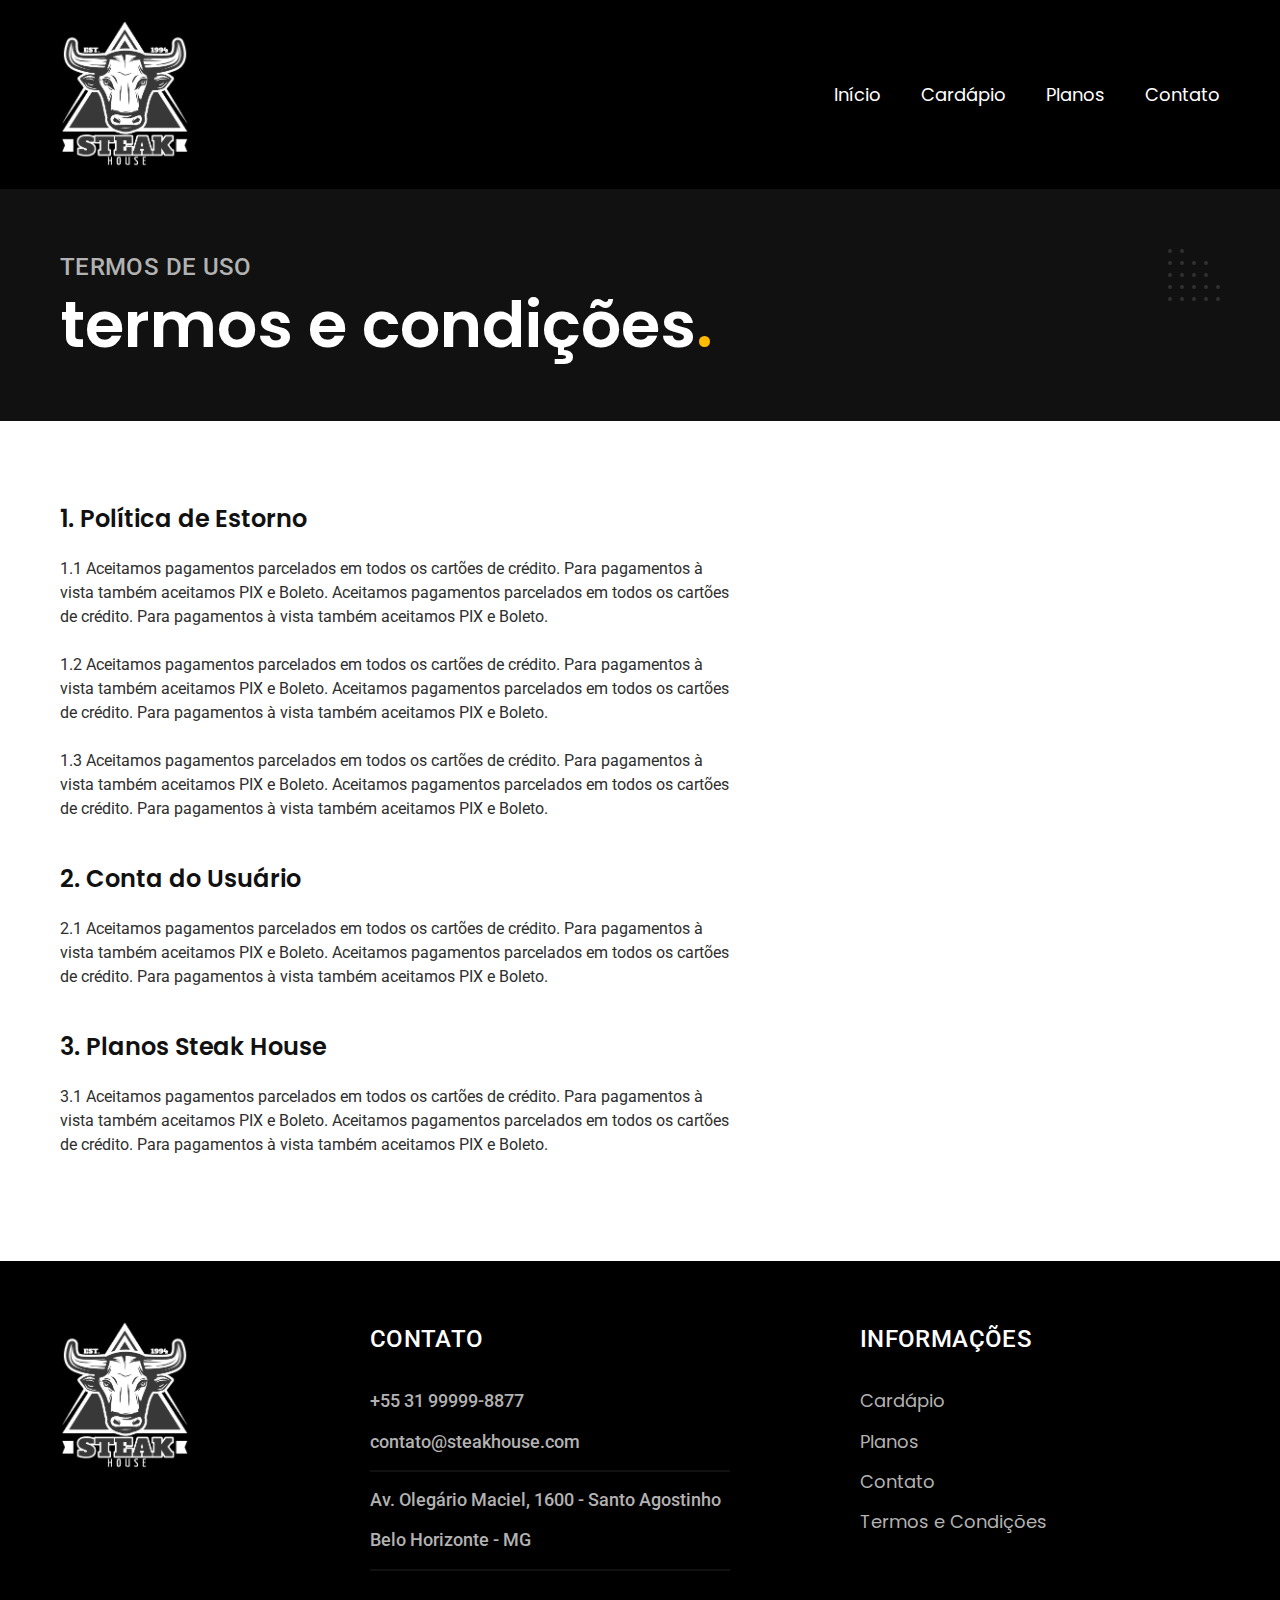
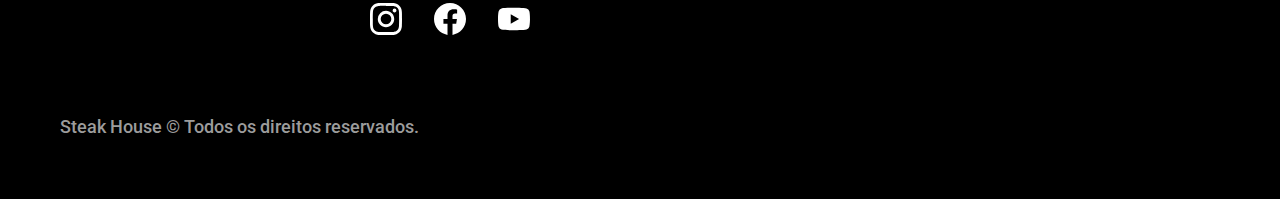
<file: termos.html>
<!DOCTYPE html>
<html lang="pt-br">

<head>
  <meta charset="UTF-8">
  <meta name="viewport" content="width=device-width, initial-scale=1.0">
  <title>Termos e Condições | Steak House</title>
  <meta name="description" content="Termos e condições.">

  <link rel="shortcut icon" href="./img/logo-steak-house.png" type="image/x-icon" />
  <link rel="preload" href="./css/style.css" as="style">
  <link rel="preload" href="./css/style.css" as="style">
  <link rel="stylesheet" href="./css/style.css">

  <link rel="preconnect" href="https://fonts.googleapis.com">
  <link rel="preconnect" href="https://fonts.gstatic.com" crossorigin>
  <link href="https://fonts.googleapis.com/css2?family=Poppins:wght@400;600&family=Roboto:wght@400;500&display=swap" rel="stylesheet">

  <!-- header igual ao index.html -->
</head>

<body id="termos"> <!-- incluir id no body caso queira alterar algo somente nesta pagina -->
  <header class="header-bg"> <!-- Quando a class tem -bg é porque tem um background que se expande de ponta a ponta -->
    <div class="header container"> <!-- Essa div centraliza o conteúdo no grid -->
      <a href="./"><img src="./img/logo-steak-house.png" alt="Steak House" width="130" height="135"></a> <!-- Home ao clicar na img -->

      <nav aria-label="primaria">
        <ul class="header-menu font-1-m cor-0"> <!-- Todos os "a" vão herdar o cor-branco -->
          <li><a href="./index.html">Início</a></li>
          <li><a href="./cardapio.html">Cardápio</a></li>
          <li><a href="./planos.html">Planos</a></li>
          <li><a href="./contato.html">Contato</a></li>
        </ul>
      </nav>
    </div>
  </header>

  <main>
    <div class="titulo-bg">
      <div class="titulo container">
        <p class="font-2-l-b cor-5">Termos de uso</p>
        <h1 class="font-1-xxl cor-0">termos e condições<span class="cor-p1">.</span></h1>
      </div>
    </div>

    <div class="termos font-2-s cor-10 container">
      <h2 class="font-1-l cor-11">1. Política de Estorno</h2>
      <p>1.1 Aceitamos pagamentos parcelados em todos os cartões de crédito. Para pagamentos à vista também aceitamos PIX e Boleto. Aceitamos pagamentos parcelados em todos os cartões de crédito. Para pagamentos à vista também aceitamos PIX e Boleto.
      </p>
      <p>
        1.2 Aceitamos pagamentos parcelados em todos os cartões de crédito. Para pagamentos à vista também aceitamos PIX e Boleto. Aceitamos pagamentos parcelados em todos os cartões de crédito. Para pagamentos à vista também aceitamos PIX e Boleto.
      </p>
      <p>
        1.3 Aceitamos pagamentos parcelados em todos os cartões de crédito. Para pagamentos à vista também aceitamos PIX e Boleto. Aceitamos pagamentos parcelados em todos os cartões de crédito. Para pagamentos à vista também aceitamos PIX e Boleto.
      </p>
      <h2 class="font-1-l cor-11">2. Conta do Usuário</h2>
      <p>2.1 Aceitamos pagamentos parcelados em todos os cartões de crédito. Para pagamentos à vista também aceitamos PIX e Boleto. Aceitamos pagamentos parcelados em todos os cartões de crédito. Para pagamentos à vista também aceitamos PIX e Boleto.
      </p>
      <h2 class="font-1-l cor-11">3. Planos Steak House</h2>
      <p>3.1 Aceitamos pagamentos parcelados em todos os cartões de crédito. Para pagamentos à vista também aceitamos PIX e Boleto. Aceitamos pagamentos parcelados em todos os cartões de crédito. Para pagamentos à vista também aceitamos PIX e Boleto.
      </p>
    </div>
  </main>

  <!-- footer igual ao index.html -->
  <footer class="footer-bg">
    <div class="footer container">
      <img src="./img/logo-steak-house.png" alt="Steak House" width="130" height="135">
      <div class="footer-contato">
        <h3 class="font-2-l-b cor-0">Contato</h3>
        <ul class="font-2-m cor-5">
          <li><a href="tel:+5531999998877">+55 31 99999-8877</a></li> <!-- se clicar no link ele liga pro n° -->
          <li><a href="mailto:contato@steakhouse.com">contato@steakhouse.com</a></li> <!-- abre app do email -->
          <li>Av. Olegário Maciel, 1600 - Santo Agostinho</li>
          <li>Belo Horizonte - MG</li>
        </ul>
        <div class="footer-redes">
          <a href="./">
            <img src="./img/redes/instagram.svg" alt="Instagram">
          </a>
          <a href="./">
            <img src="./img/redes/facebook.svg" alt="Facebook">
          </a>
          <a href="./">
            <img src="./img/redes/youtube.svg" alt="Youtube">
          </a>
        </div>
      </div>
      <div class="footer-informacoes">
        <h3 class="font-2-l-b cor-0">Informações</h3>
        <nav>
          <ul class="font-1-m cor-5">
            <li><a href="./cardapio.html">Cardápio</a></li>
            <li><a href="./planos.html">Planos</a></li>
            <li><a href="./contato.html">Contato</a></li>
            <li><a href="./termos.html">Termos e Condições</a></li>
          </ul>
        </nav>
      </div>
      <p class="footer-copy font-2-m cor-6">Steak House © Todos os direitos reservados.</p>
    </div>
  </footer>
  <script src="./js/script.js"></script>
</body>

</html>
</file>
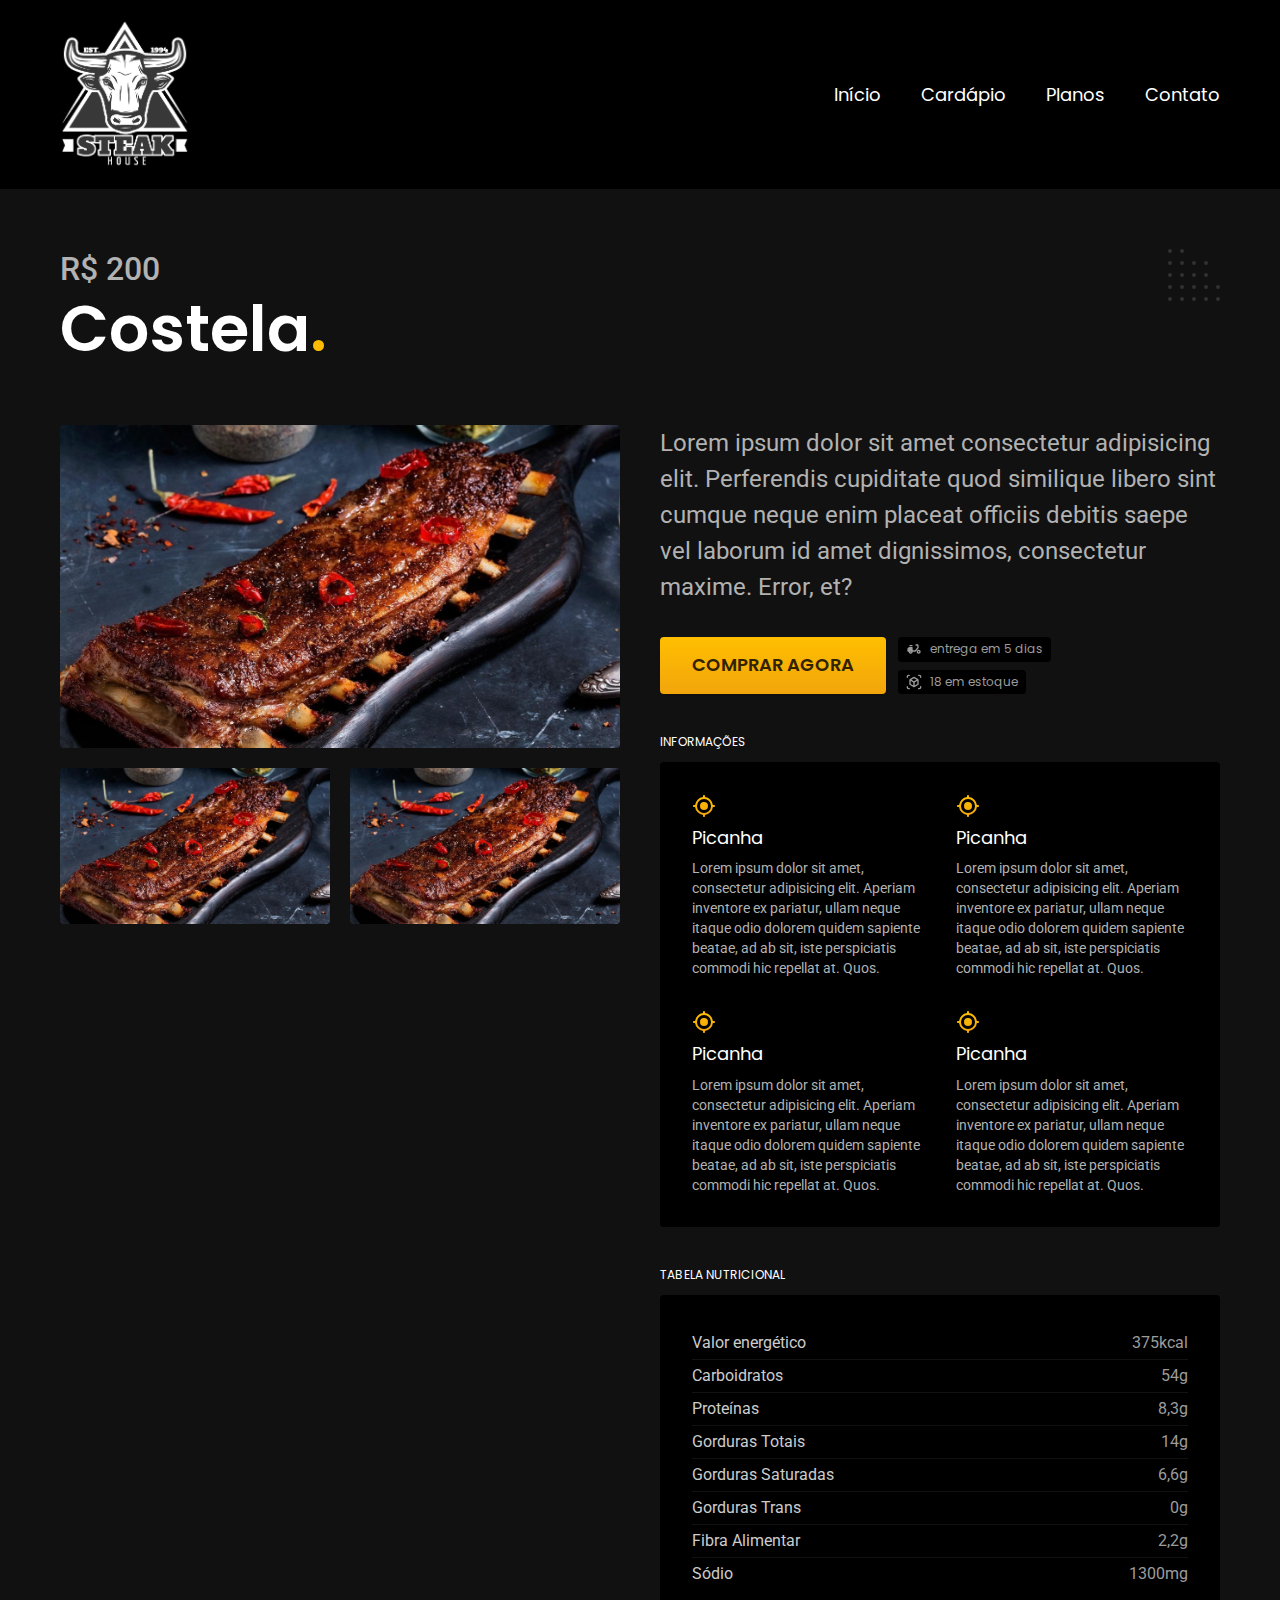
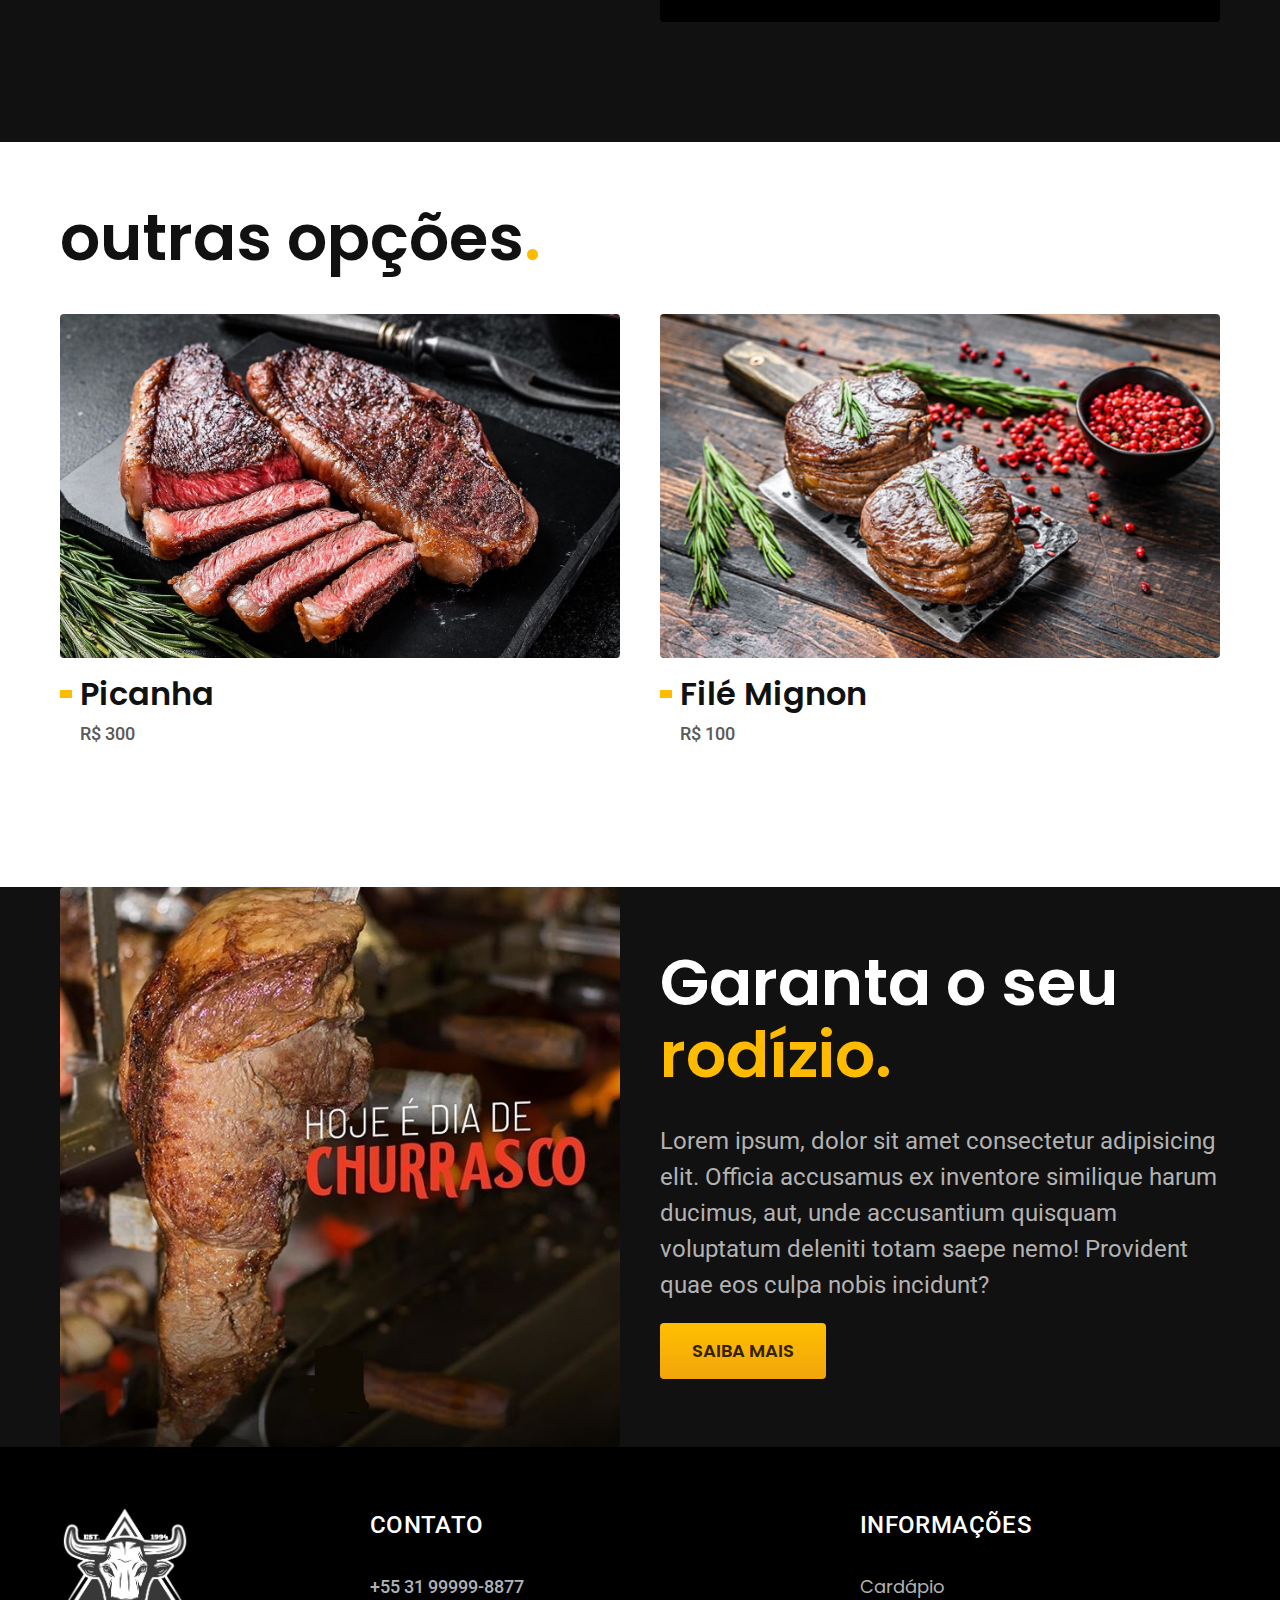
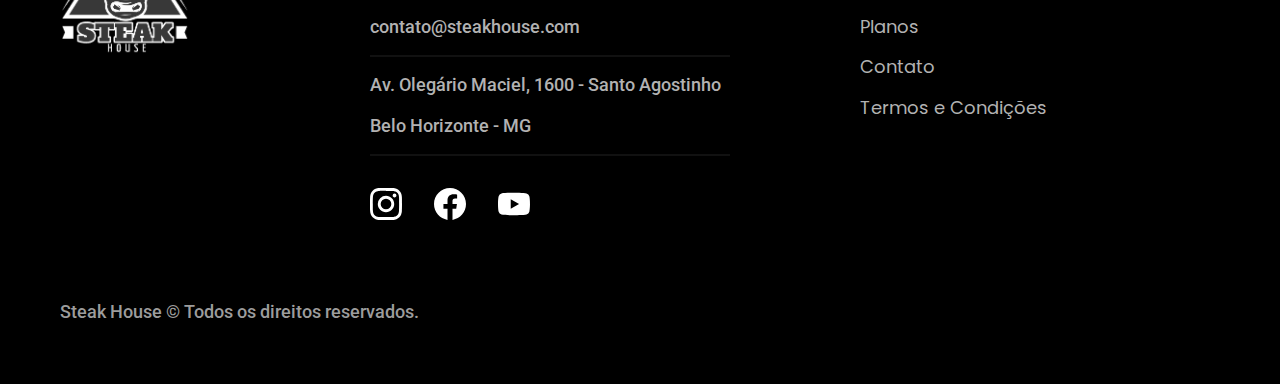
<file: cardapio-interno/costela.html>
<!DOCTYPE html>
<html lang="pt-br">

<head>
  <meta charset="UTF-8">
  <meta name="viewport" content="width=device-width, initial-scale=1.0">
  <title>Costela | Steak House</title>
  <meta name="description" content="Costela.">

  <link rel="shortcut icon" href="../img/logo-steak-house.png" type="image/x-icon" />
  <link rel="stylesheet" href="../css/style.css">

  <link rel="preconnect" href="https://fonts.googleapis.com">
  <link rel="preconnect" href="https://fonts.gstatic.com" crossorigin>
  <link href="https://fonts.googleapis.com/css2?family=Poppins:wght@400;600&family=Roboto:wght@400;500&display=swap" rel="stylesheet">

  <!-- header igual ao index.html -->
</head>

<body id="cardapio-interno"> <!-- incluir id no body caso queira alterar algo somente nesta pagina -->
  <header class="header-bg"> <!-- Quando a class tem -bg é porque tem um background que se expande de ponta a ponta -->
    <div class="header container"> <!-- Essa div centraliza o conteúdo no grid -->
      <a href="../index.html"><img src="../img/logo-steak-house.png" alt="Steak House" width="130" height="135"></a> <!-- Home ao clicar na img -->

      <nav aria-label="primaria">
        <ul class="header-menu font-1-m cor-0"> <!-- Todos os "a" vão herdar o cor-branco -->
          <li><a href="../index.html">Início</a></li>
          <li><a href="../cardapio.html">Cardápio</a></li>
          <li><a href="../planos.html">Planos</a></li>
          <li><a href="../contato.html">Contato</a></li>
        </ul>
      </nav>
    </div>
  </header>

  <main class="titulo-bg">
    <div>
      <div class="titulo container">
        <p class="font-2-xl cor-5">R$ 200</p>
        <h1 class="font-1-xxl cor-0">Costela<span class="cor-p1">.</span></h1>
      </div>
    </div>
    <div class="cardapio-interno container">
      <div class="cardapio-interno-imagens">
        <img src="../img/carnes/costela.jpg" alt=""> <!-- Esta ordem de imagens é a mesma ordem de exibição no site -->
        <img src="../img/carnes/costela.jpg" alt="">
        <img src="../img/carnes/costela.jpg" alt="">
      </div>
      <div class="cardapio-interno-conteudo">
        <p class="font-2-l cor-5">Lorem ipsum dolor sit amet consectetur adipisicing elit. Perferendis cupiditate quod similique libero sint cumque neque enim placeat officiis debitis saepe vel laborum id amet dignissimos, consectetur maxime. Error, et?</p>
        <div class="cardapio-interno-comprar">
          <a class="botao" href="../orcamento.html">Comprar Agora</a>
          <span class="font-1-xs cor-6"><img src="../img/icones/entrega.svg" alt="">entrega em 5 dias</span>
          <span class="font-1-xs cor-6"><img src="../img/icones/estoque.svg" alt="">18 em estoque</span>
        </div>

        <h2 class="font-1-xs cor-0">Informações</h2>
        <ul class="cardapio-interno-informacoes">
          <li>
            <img src="../img/icones/rastreador.svg" alt="">
            <h3 class="font-1-m cor-0">Picanha</h3>
            <p class="font-2-xs cor-5">Lorem ipsum dolor sit amet, consectetur adipisicing elit. Aperiam inventore ex pariatur, ullam neque itaque odio dolorem quidem sapiente beatae, ad ab sit, iste perspiciatis commodi hic repellat at. Quos.</p>
          </li>
          <li>
            <img src="../img/icones/rastreador.svg" alt="">
            <h3 class="font-1-m cor-0">Picanha</h3>
            <p class="font-2-xs cor-5">Lorem ipsum dolor sit amet, consectetur adipisicing elit. Aperiam inventore ex pariatur, ullam neque itaque odio dolorem quidem sapiente beatae, ad ab sit, iste perspiciatis commodi hic repellat at. Quos.</p>
          </li>
          <li>
            <img src="../img/icones/rastreador.svg" alt="">
            <h3 class="font-1-m cor-0">Picanha</h3>
            <p class="font-2-xs cor-5">Lorem ipsum dolor sit amet, consectetur adipisicing elit. Aperiam inventore ex pariatur, ullam neque itaque odio dolorem quidem sapiente beatae, ad ab sit, iste perspiciatis commodi hic repellat at. Quos.</p>
          </li>
          <li>
            <img src="../img/icones/rastreador.svg" alt="">
            <h3 class="font-1-m cor-0">Picanha</h3>
            <p class="font-2-xs cor-5">Lorem ipsum dolor sit amet, consectetur adipisicing elit. Aperiam inventore ex pariatur, ullam neque itaque odio dolorem quidem sapiente beatae, ad ab sit, iste perspiciatis commodi hic repellat at. Quos.</p>
          </li>
        </ul>
        <h2 class="font-1-xs cor-0">Tabela Nutricional</h2>
        <ul class="cardapio-interno-tabela font-2-s cor-4">
          <li>Valor energético <span>375kcal</span></li>
          <li>Carboidratos <span>54g</span></li>
          <li>Proteínas <span>8,3g</span></li>
          <li>Gorduras Totais <span>14g</span></li>
          <li>Gorduras Saturadas <span>6,6g</span></li>
          <li>Gorduras Trans <span>0g</span></li>
          <li>Fibra Alimentar <span>2,2g</span></li>
          <li>Sódio <span>1300mg</span></li>
        </ul>
      </div>
    </div>
  </main>


  <article class="carnes-lista container">
    <h2 class="font-1-xxl">outras opções<span class="cor-p1">.</span></h2>

    <ul>
      <li>
        <a href="./picanha.html">
          <img src="../img/carnes/picanha-home.jpg" alt="Picanha">
          <h3 class="font-1-xl">Picanha</h3>
          <span class="font-2-m cor-8">R$ 300</span>
        </a>
      </li>

      <li>
        <a href="./filemignon.html">
          <img src="../img/carnes/filemignon-home.jpg" alt="Filé Mignon">
          <h3 class="font-1-xl">Filé Mignon</h3>
          <span class="font-2-m cor-8">R$ 100</span>
        </a>
      </li>
    </ul>
  </article>

  <article class="plano-bg">
    <div class="plano container">
      <div class="plano-imagem">
        <img src="../img/fotos/planos.jpg" alt="Carne de churrasco">
      </div>
      <div class="plano-conteudo">
        <h2 class="font-1-xxl cor-0">Garanta o seu <span class="cor-p1">rodízio.</span></h2>
        <p class="font-2-l cor-5">Lorem ipsum, dolor sit amet consectetur adipisicing elit. Officia accusamus ex inventore similique harum ducimus, aut, unde accusantium quisquam voluptatum deleniti totam saepe nemo! Provident quae eos culpa nobis incidunt?</p>
        <a class="botao" href="../planos.html">Saiba Mais</a>
      </div>
    </div>
  </article>

  <!-- footer igual ao index.html -->
  <footer class="footer-bg">
    <div class="footer container">
      <img src="../img/logo-steak-house.png" alt="Steak House" width="130" height="135">
      <div class="footer-contato">
        <h3 class="font-2-l-b cor-0">Contato</h3>
        <ul class="font-2-m cor-5">
          <li><a href="tel:+5531999998877">+55 31 99999-8877</a></li> <!-- se clicar no link ele liga pro n° -->
          <li><a href="mailto:contato@steakhouse.com">contato@steakhouse.com</a></li> <!-- abre app do email -->
          <li>Av. Olegário Maciel, 1600 - Santo Agostinho</li>
          <li>Belo Horizonte - MG</li>
        </ul>
        <div class="footer-redes">
          <a href="../">
            <img src="../img/redes/instagram.svg" alt="Instagram">
          </a>
          <a href="../">
            <img src="../img/redes/facebook.svg" alt="Facebook">
          </a>
          <a href="../">
            <img src="../img/redes/youtube.svg" alt="Youtube">
          </a>
        </div>
      </div>
      <div class="footer-informacoes">
        <h3 class="font-2-l-b cor-0">Informações</h3>
        <nav>
          <ul class="font-1-m cor-5">
            <li><a href="../cardapio.html">Cardápio</a></li>
            <li><a href="../planos.html">Planos</a></li>
            <li><a href="../contato.html">Contato</a></li>
            <li><a href="../termos.html">Termos e Condições</a></li>
          </ul>
        </nav>
      </div>
      <p class="footer-copy font-2-m cor-6">Steak House © Todos os direitos reservados.</p>
    </div>
  </footer>
  <script src="../js/script.js"></script>
</body>

</html>
</file>
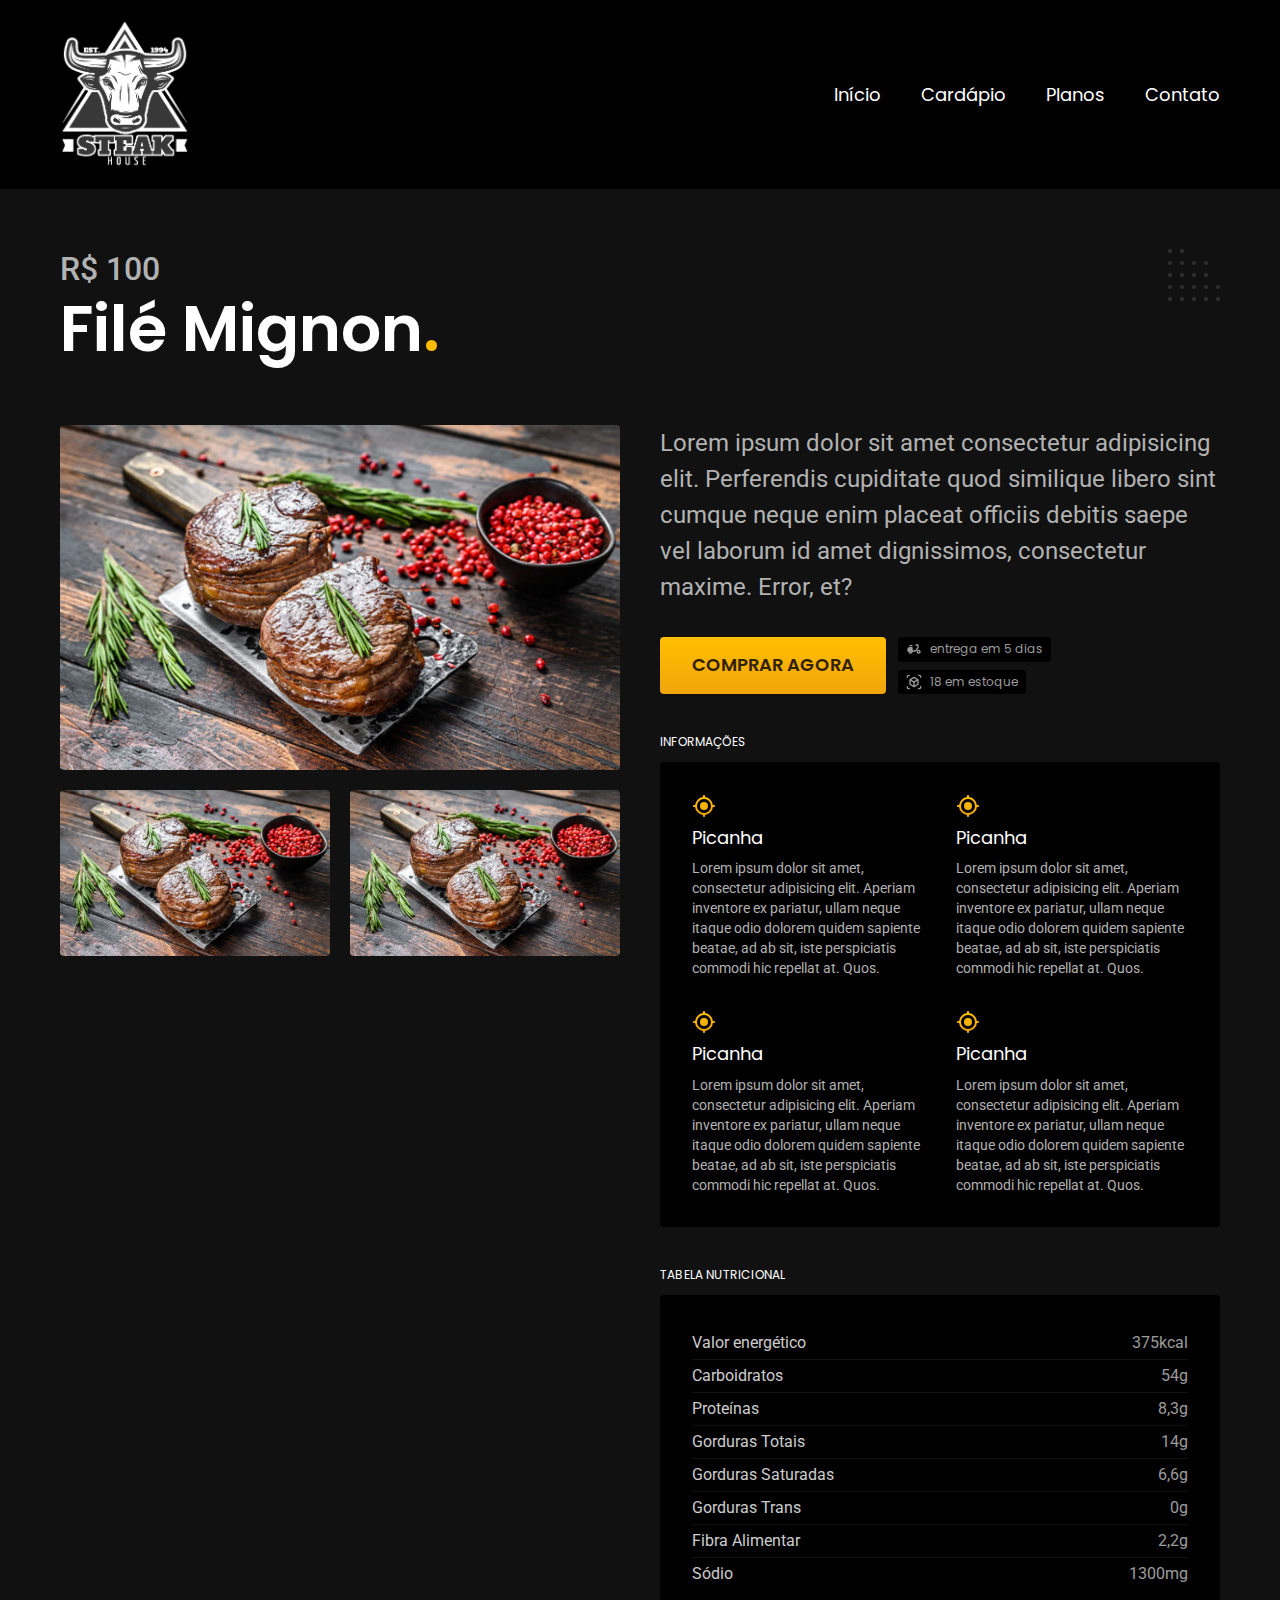
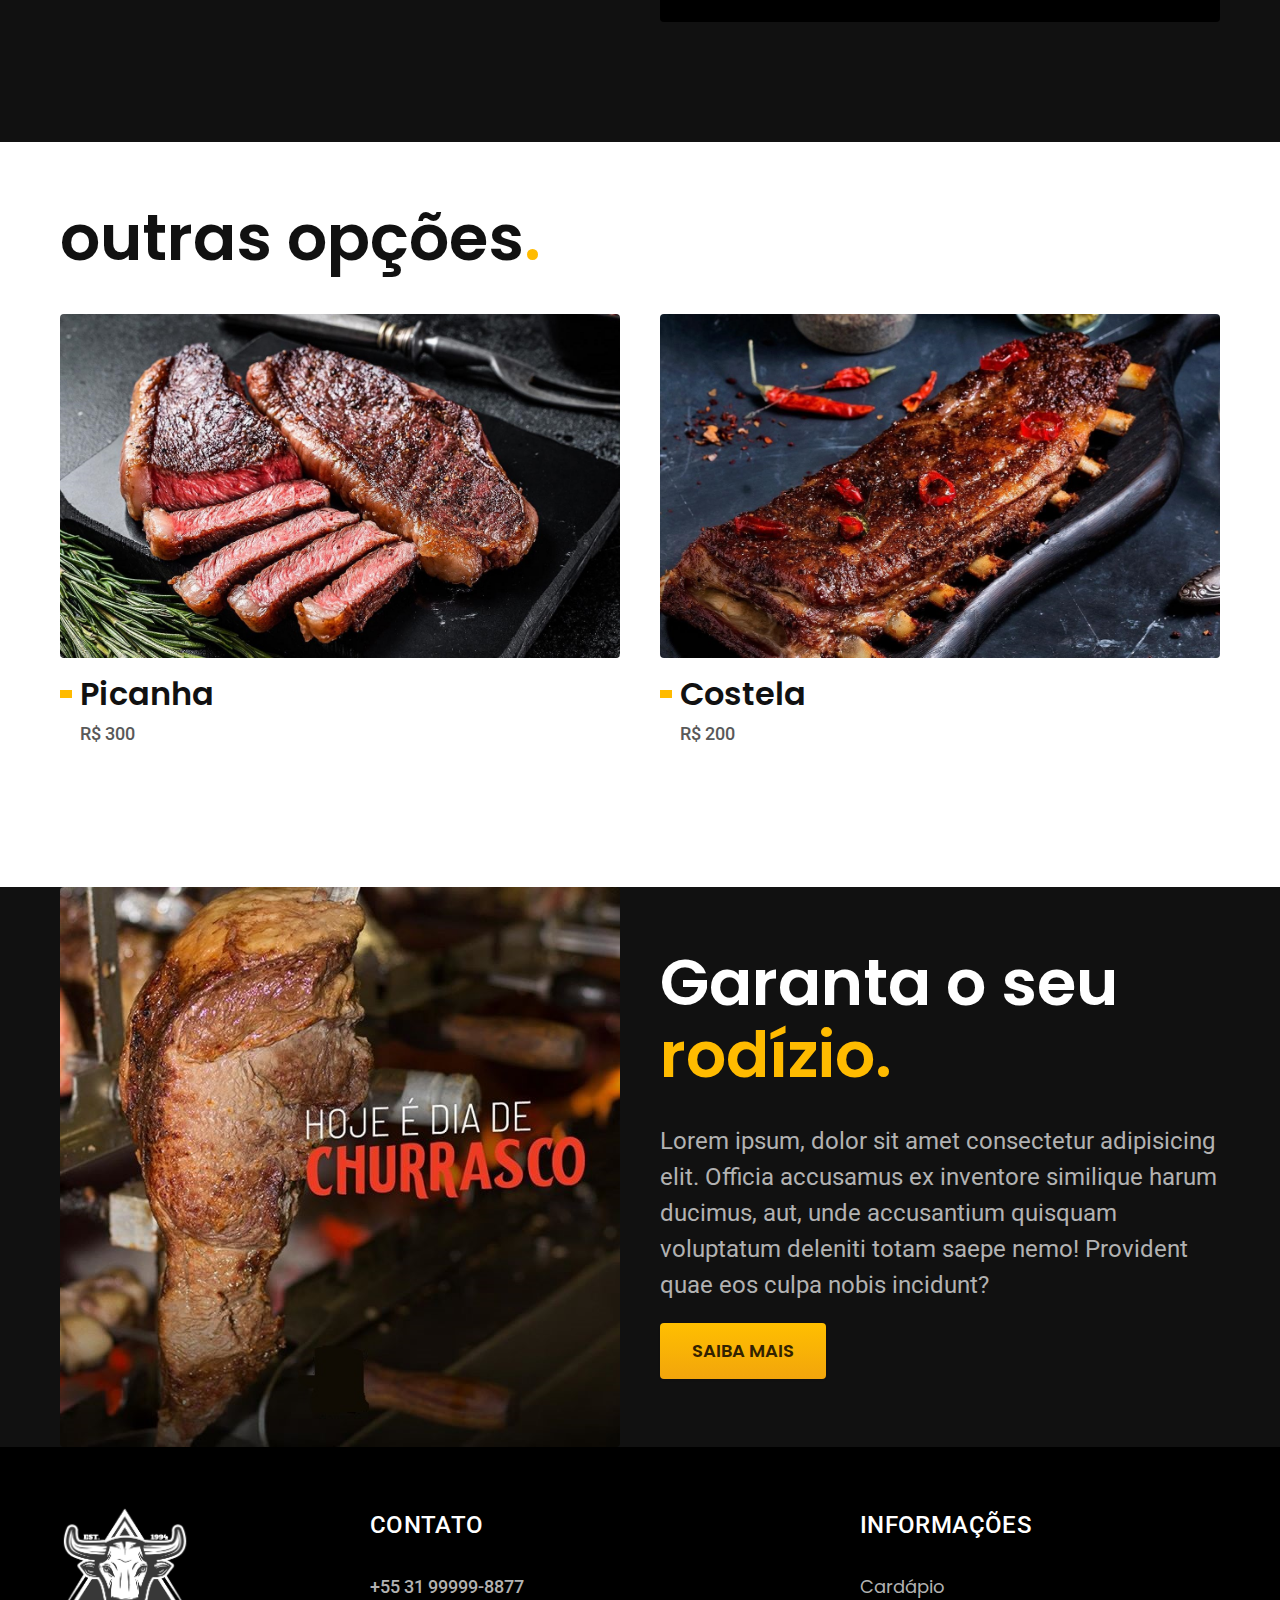
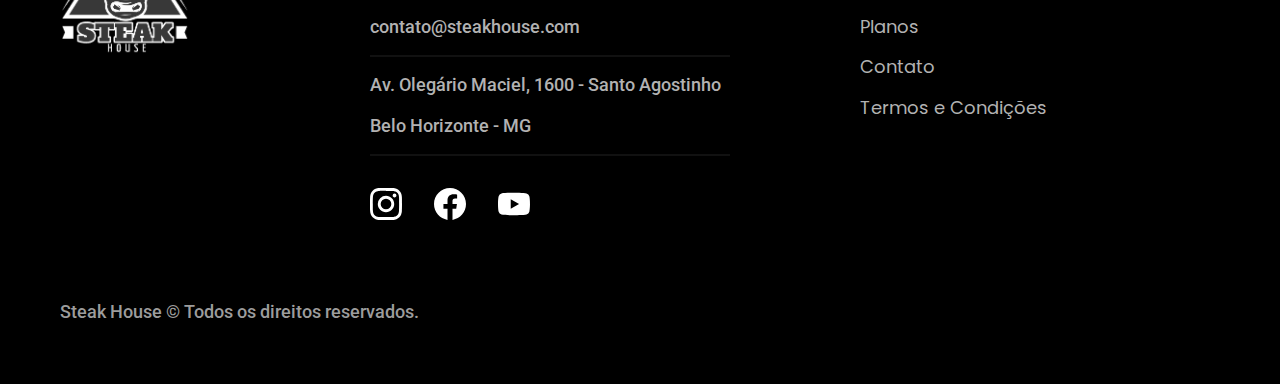
<file: cardapio-interno/filemignon.html>
<!DOCTYPE html>
<html lang="pt-br">

<head>
  <meta charset="UTF-8">
  <meta name="viewport" content="width=device-width, initial-scale=1.0">
  <title>Filé Mignon | Steak House</title>
  <meta name="description" content="Filé Mignon.">

  <link rel="shortcut icon" href="../img/logo-steak-house.png" type="image/x-icon" />
  <link rel="stylesheet" href="../css/style.css">

  <link rel="preconnect" href="https://fonts.googleapis.com">
  <link rel="preconnect" href="https://fonts.gstatic.com" crossorigin>
  <link href="https://fonts.googleapis.com/css2?family=Poppins:wght@400;600&family=Roboto:wght@400;500&display=swap" rel="stylesheet">

  <!-- header igual ao index.html -->
</head>

<body id="cardapio-interno"> <!-- incluir id no body caso queira alterar algo somente nesta pagina -->
  <header class="header-bg"> <!-- Quando a class tem -bg é porque tem um background que se expande de ponta a ponta -->
    <div class="header container"> <!-- Essa div centraliza o conteúdo no grid -->
      <a href="../index.html"><img src="../img/logo-steak-house.png" alt="Steak House" width="130" height="135"></a> <!-- Home ao clicar na img -->

      <nav aria-label="primaria">
        <ul class="header-menu font-1-m cor-0"> <!-- Todos os "a" vão herdar o cor-branco -->
          <li><a href="../index.html">Início</a></li>
          <li><a href="../cardapio.html">Cardápio</a></li>
          <li><a href="../planos.html">Planos</a></li>
          <li><a href="../contato.html">Contato</a></li>
        </ul>
      </nav>
    </div>
  </header>

  <main class="titulo-bg">
    <div>
      <div class="titulo container">
        <p class="font-2-xl cor-5">R$ 100</p>
        <h1 class="font-1-xxl cor-0">Filé Mignon<span class="cor-p1">.</span></h1>
      </div>
    </div>
    <div class="cardapio-interno container">
      <div class="cardapio-interno-imagens">
        <img src="../img/carnes/filemignon.jpg" alt=""> <!-- Esta ordem de imagens é a mesma ordem de exibição no site -->
        <img src="../img/carnes/filemignon.jpg" alt="">
        <img src="../img/carnes/filemignon.jpg" alt="">
      </div>
      <div class="cardapio-interno-conteudo">
        <p class="font-2-l cor-5">Lorem ipsum dolor sit amet consectetur adipisicing elit. Perferendis cupiditate quod similique libero sint cumque neque enim placeat officiis debitis saepe vel laborum id amet dignissimos, consectetur maxime. Error, et?</p>
        <div class="cardapio-interno-comprar">
          <a class="botao" href="../orcamento.html">Comprar Agora</a>
          <span class="font-1-xs cor-6"><img src="../img/icones/entrega.svg" alt="">entrega em 5 dias</span>
          <span class="font-1-xs cor-6"><img src="../img/icones/estoque.svg" alt="">18 em estoque</span>
        </div>

        <h2 class="font-1-xs cor-0">Informações</h2>
        <ul class="cardapio-interno-informacoes">
          <li>
            <img src="../img/icones/rastreador.svg" alt="">
            <h3 class="font-1-m cor-0">Picanha</h3>
            <p class="font-2-xs cor-5">Lorem ipsum dolor sit amet, consectetur adipisicing elit. Aperiam inventore ex pariatur, ullam neque itaque odio dolorem quidem sapiente beatae, ad ab sit, iste perspiciatis commodi hic repellat at. Quos.</p>
          </li>
          <li>
            <img src="../img/icones/rastreador.svg" alt="">
            <h3 class="font-1-m cor-0">Picanha</h3>
            <p class="font-2-xs cor-5">Lorem ipsum dolor sit amet, consectetur adipisicing elit. Aperiam inventore ex pariatur, ullam neque itaque odio dolorem quidem sapiente beatae, ad ab sit, iste perspiciatis commodi hic repellat at. Quos.</p>
          </li>
          <li>
            <img src="../img/icones/rastreador.svg" alt="">
            <h3 class="font-1-m cor-0">Picanha</h3>
            <p class="font-2-xs cor-5">Lorem ipsum dolor sit amet, consectetur adipisicing elit. Aperiam inventore ex pariatur, ullam neque itaque odio dolorem quidem sapiente beatae, ad ab sit, iste perspiciatis commodi hic repellat at. Quos.</p>
          </li>
          <li>
            <img src="../img/icones/rastreador.svg" alt="">
            <h3 class="font-1-m cor-0">Picanha</h3>
            <p class="font-2-xs cor-5">Lorem ipsum dolor sit amet, consectetur adipisicing elit. Aperiam inventore ex pariatur, ullam neque itaque odio dolorem quidem sapiente beatae, ad ab sit, iste perspiciatis commodi hic repellat at. Quos.</p>
          </li>
        </ul>
        <h2 class="font-1-xs cor-0">Tabela Nutricional</h2>
        <ul class="cardapio-interno-tabela font-2-s cor-4">
          <li>Valor energético <span>375kcal</span></li>
          <li>Carboidratos <span>54g</span></li>
          <li>Proteínas <span>8,3g</span></li>
          <li>Gorduras Totais <span>14g</span></li>
          <li>Gorduras Saturadas <span>6,6g</span></li>
          <li>Gorduras Trans <span>0g</span></li>
          <li>Fibra Alimentar <span>2,2g</span></li>
          <li>Sódio <span>1300mg</span></li>
        </ul>
      </div>
    </div>
  </main>


  <article class="carnes-lista container">
    <h2 class="font-1-xxl">outras opções<span class="cor-p1">.</span></h2>

    <ul>
      <li>
        <a href="./picanha.html">
          <img src="../img/carnes/picanha-home.jpg" alt="Picanha">
          <h3 class="font-1-xl">Picanha</h3>
          <span class="font-2-m cor-8">R$ 300</span>
        </a>
      </li>

      <li>
        <a href="./costela.html">
          <img src="../img/carnes/costela-home.jpg" alt="Costela">
          <h3 class="font-1-xl">Costela</h3>
          <span class="font-2-m cor-8">R$ 200</span>
        </a>
      </li>
    </ul>
  </article>

  <article class="plano-bg">
    <div class="plano container">
      <div class="plano-imagem">
        <img src="../img/fotos/planos.jpg" alt="Carne de churrasco">
      </div>
      <div class="plano-conteudo">
        <h2 class="font-1-xxl cor-0">Garanta o seu <span class="cor-p1">rodízio.</span></h2>
        <p class="font-2-l cor-5">Lorem ipsum, dolor sit amet consectetur adipisicing elit. Officia accusamus ex inventore similique harum ducimus, aut, unde accusantium quisquam voluptatum deleniti totam saepe nemo! Provident quae eos culpa nobis incidunt?</p>
        <a class="botao" href="../planos.html">Saiba Mais</a>
      </div>
    </div>
  </article>

  <!-- footer igual ao index.html -->
  <footer class="footer-bg">
    <div class="footer container">
      <img src="../img/logo-steak-house.png" alt="Steak House" width="130" height="135">
      <div class="footer-contato">
        <h3 class="font-2-l-b cor-0">Contato</h3>
        <ul class="font-2-m cor-5">
          <li><a href="tel:+5531999998877">+55 31 99999-8877</a></li> <!-- se clicar no link ele liga pro n° -->
          <li><a href="mailto:contato@steakhouse.com">contato@steakhouse.com</a></li> <!-- abre app do email -->
          <li>Av. Olegário Maciel, 1600 - Santo Agostinho</li>
          <li>Belo Horizonte - MG</li>
        </ul>
        <div class="footer-redes">
          <a href="../">
            <img src="../img/redes/instagram.svg" alt="Instagram">
          </a>
          <a href="../">
            <img src="../img/redes/facebook.svg" alt="Facebook">
          </a>
          <a href="../">
            <img src="../img/redes/youtube.svg" alt="Youtube">
          </a>
        </div>
      </div>
      <div class="footer-informacoes">
        <h3 class="font-2-l-b cor-0">Informações</h3>
        <nav>
          <ul class="font-1-m cor-5">
            <li><a href="../cardapio.html">Cardápio</a></li>
            <li><a href="../planos.html">Planos</a></li>
            <li><a href="../contato.html">Contato</a></li>
            <li><a href="../termos.html">Termos e Condições</a></li>
          </ul>
        </nav>
      </div>
      <p class="footer-copy font-2-m cor-6">Steak House © Todos os direitos reservados.</p>
    </div>
  </footer>
  <script src="../js/script.js"></script>
</body>

</html>
</file>
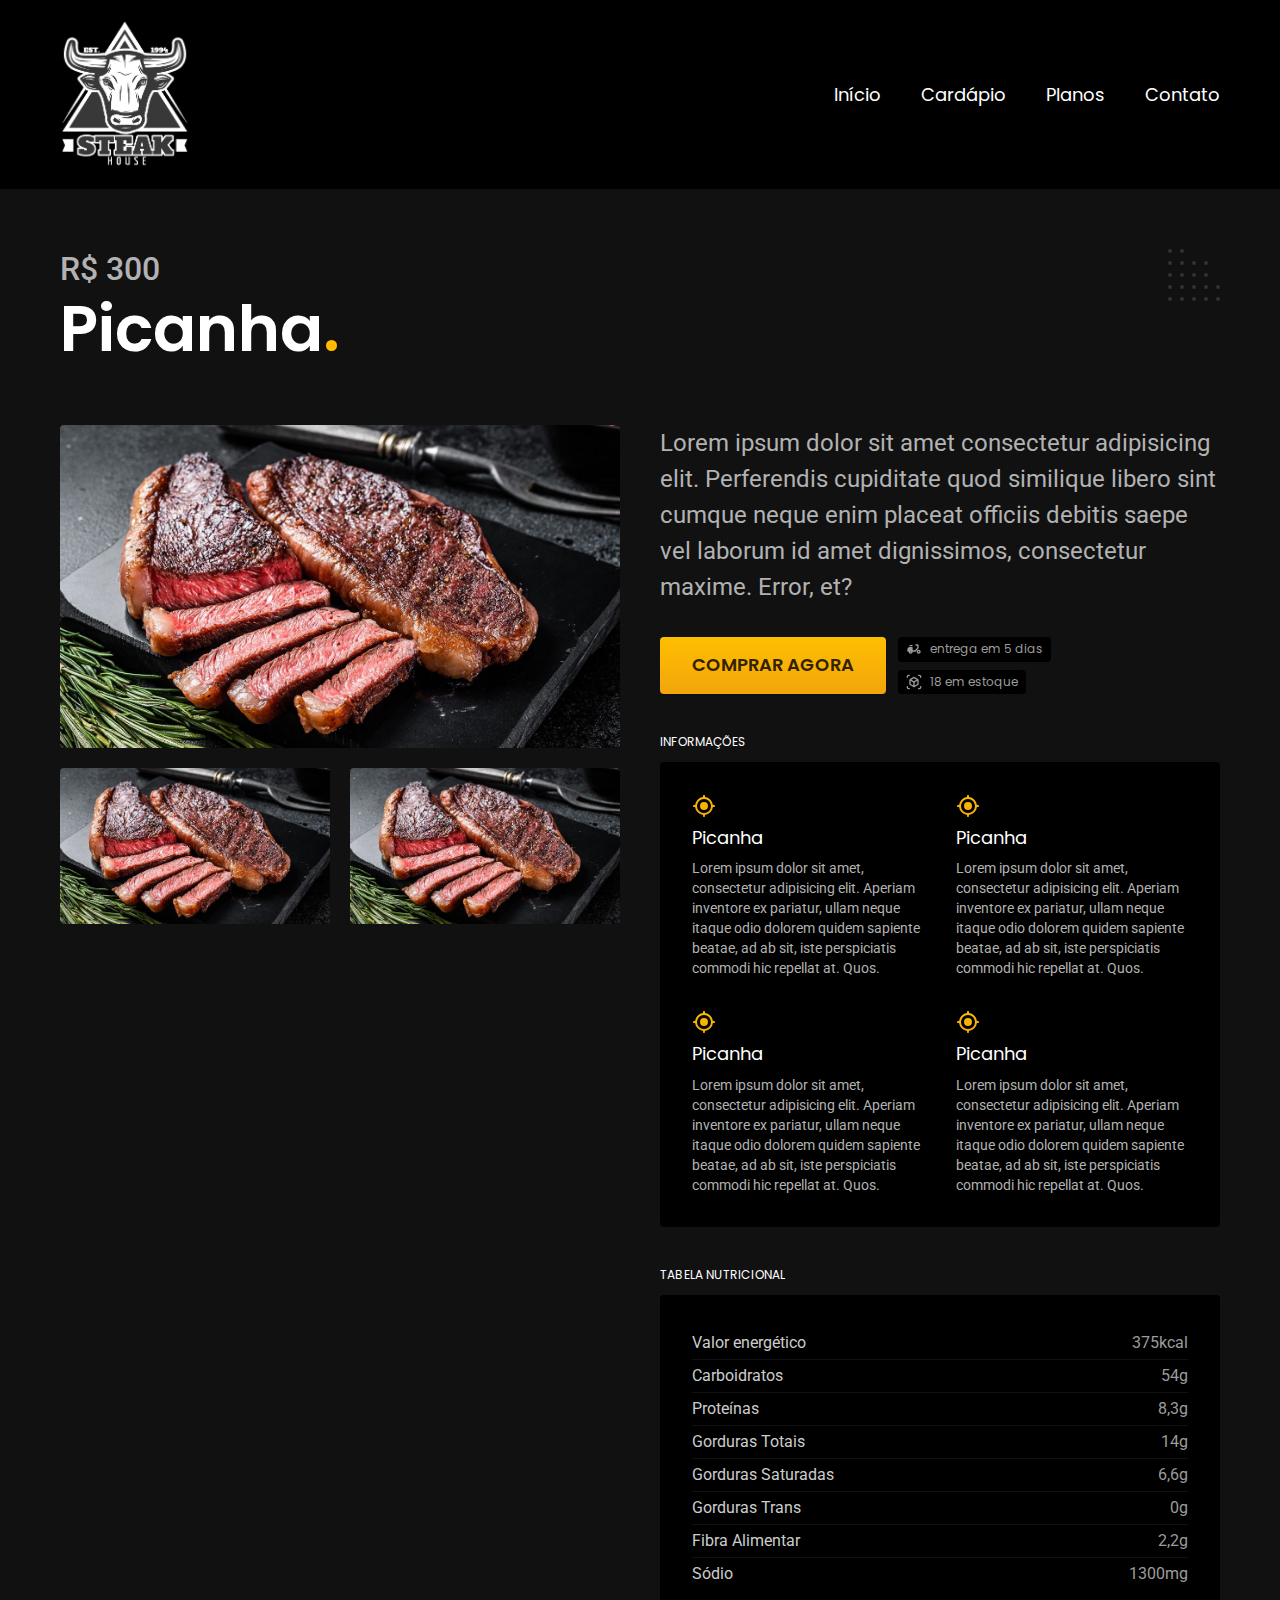
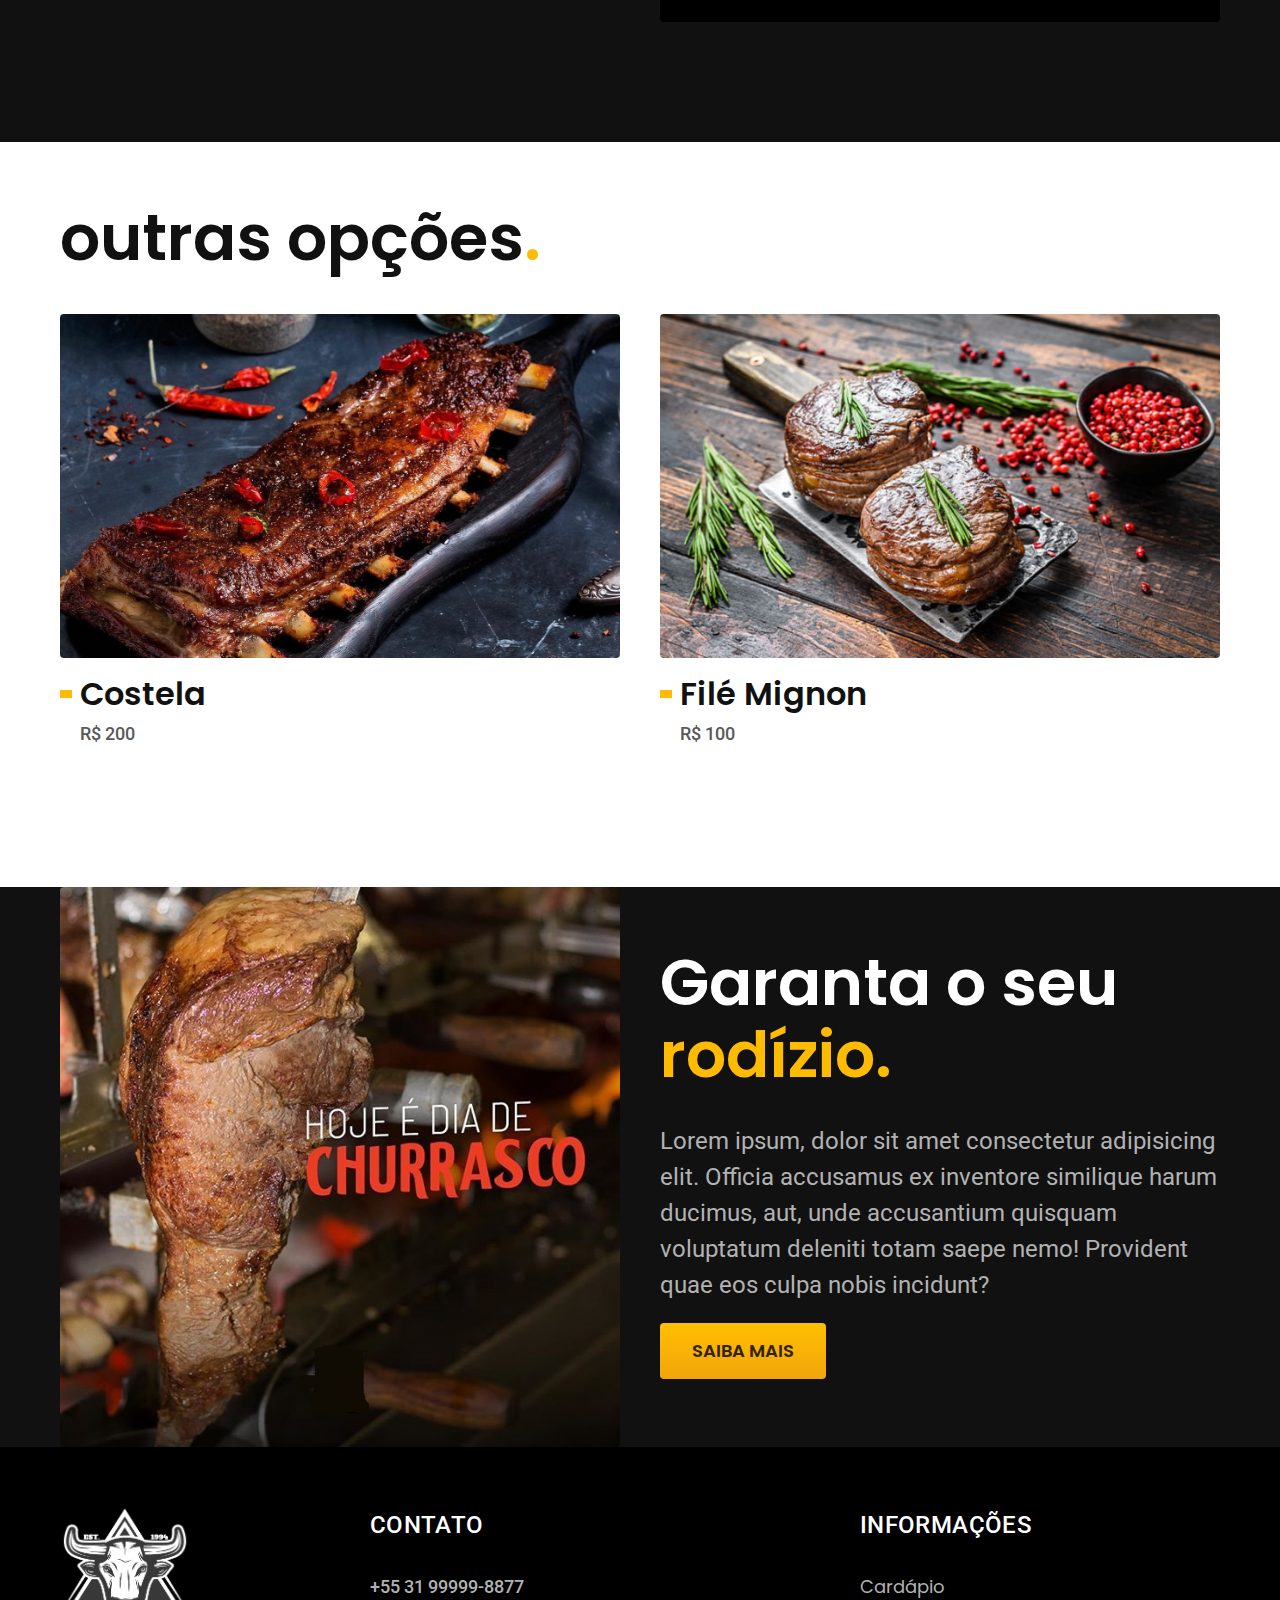
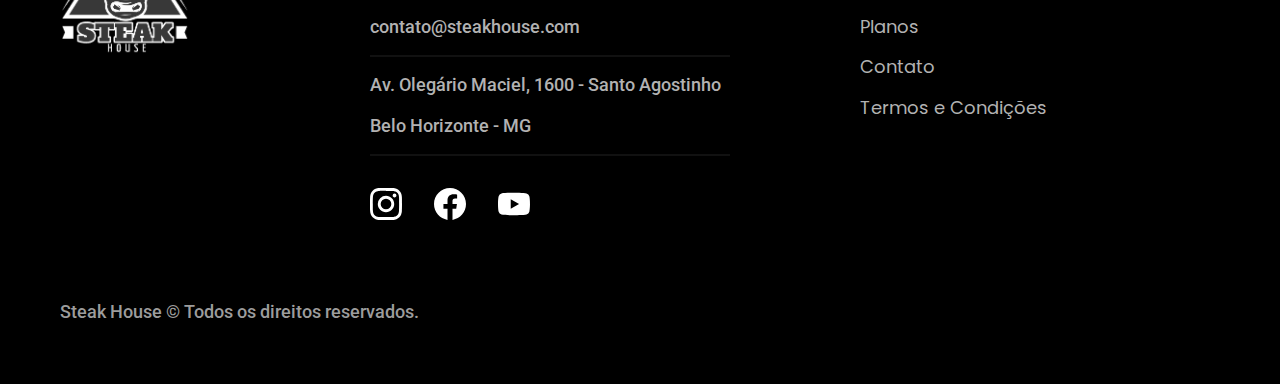
<file: cardapio-interno/picanha.html>
<!DOCTYPE html>
<html lang="pt-br">

<head>
  <meta charset="UTF-8">
  <meta name="viewport" content="width=device-width, initial-scale=1.0">
  <title>Picanha | Steak House</title>
  <meta name="description" content="Picanha.">

  <link rel="shortcut icon" href="../img/logo-steak-house.png" type="image/x-icon" />
  <link rel="stylesheet" href="../css/style.css">

  <link rel="preconnect" href="https://fonts.googleapis.com">
  <link rel="preconnect" href="https://fonts.gstatic.com" crossorigin>
  <link href="https://fonts.googleapis.com/css2?family=Poppins:wght@400;600&family=Roboto:wght@400;500&display=swap" rel="stylesheet">

  <!-- header igual ao index.html -->
</head>

<body id="cardapio-interno"> <!-- incluir id no body caso queira alterar algo somente nesta pagina -->
  <header class="header-bg"> <!-- Quando a class tem -bg é porque tem um background que se expande de ponta a ponta -->
    <div class="header container"> <!-- Essa div centraliza o conteúdo no grid -->
      <a href="../index.html"><img src="../img/logo-steak-house.png" alt="Steak House" width="130" height="135"></a> <!-- Home ao clicar na img -->

      <nav aria-label="primaria">
        <ul class="header-menu font-1-m cor-0"> <!-- Todos os "a" vão herdar o cor-branco -->
          <li><a href="../index.html">Início</a></li>
          <li><a href="../cardapio.html">Cardápio</a></li>
          <li><a href="../planos.html">Planos</a></li>
          <li><a href="../contato.html">Contato</a></li>
        </ul>
      </nav>
    </div>
  </header>

  <main class="titulo-bg">
    <div>
      <div class="titulo container">
        <p class="font-2-xl cor-5">R$ 300</p>
        <h1 class="font-1-xxl cor-0">Picanha<span class="cor-p1">.</span></h1>
      </div>
    </div>
    <div class="cardapio-interno container">
      <div class="cardapio-interno-imagens">
        <img src="../img/carnes/picanha.jpg" alt=""> <!-- Esta ordem de imagens é a mesma ordem de exibição no site -->
        <img src="../img/carnes/picanha.jpg" alt="">
        <img src="../img/carnes/picanha.jpg" alt="">
      </div>
      <div class="cardapio-interno-conteudo">
        <p class="font-2-l cor-5">Lorem ipsum dolor sit amet consectetur adipisicing elit. Perferendis cupiditate quod similique libero sint cumque neque enim placeat officiis debitis saepe vel laborum id amet dignissimos, consectetur maxime. Error, et?</p>
        <div class="cardapio-interno-comprar">
          <a class="botao" href="../orcamento.html">Comprar Agora</a>
          <span class="font-1-xs cor-6"><img src="../img/icones/entrega.svg" alt="">entrega em 5 dias</span>
          <span class="font-1-xs cor-6"><img src="../img/icones/estoque.svg" alt="">18 em estoque</span>
        </div>

        <h2 class="font-1-xs cor-0">Informações</h2>
        <ul class="cardapio-interno-informacoes">
          <li>
            <img src="../img/icones/rastreador.svg" alt="">
            <h3 class="font-1-m cor-0">Picanha</h3>
            <p class="font-2-xs cor-5">Lorem ipsum dolor sit amet, consectetur adipisicing elit. Aperiam inventore ex pariatur, ullam neque itaque odio dolorem quidem sapiente beatae, ad ab sit, iste perspiciatis commodi hic repellat at. Quos.</p>
          </li>
          <li>
            <img src="../img/icones/rastreador.svg" alt="">
            <h3 class="font-1-m cor-0">Picanha</h3>
            <p class="font-2-xs cor-5">Lorem ipsum dolor sit amet, consectetur adipisicing elit. Aperiam inventore ex pariatur, ullam neque itaque odio dolorem quidem sapiente beatae, ad ab sit, iste perspiciatis commodi hic repellat at. Quos.</p>
          </li>
          <li>
            <img src="../img/icones/rastreador.svg" alt="">
            <h3 class="font-1-m cor-0">Picanha</h3>
            <p class="font-2-xs cor-5">Lorem ipsum dolor sit amet, consectetur adipisicing elit. Aperiam inventore ex pariatur, ullam neque itaque odio dolorem quidem sapiente beatae, ad ab sit, iste perspiciatis commodi hic repellat at. Quos.</p>
          </li>
          <li>
            <img src="../img/icones/rastreador.svg" alt="">
            <h3 class="font-1-m cor-0">Picanha</h3>
            <p class="font-2-xs cor-5">Lorem ipsum dolor sit amet, consectetur adipisicing elit. Aperiam inventore ex pariatur, ullam neque itaque odio dolorem quidem sapiente beatae, ad ab sit, iste perspiciatis commodi hic repellat at. Quos.</p>
          </li>
        </ul>
        <h2 class="font-1-xs cor-0">Tabela Nutricional</h2>
        <ul class="cardapio-interno-tabela font-2-s cor-4">
          <li>Valor energético <span>375kcal</span></li>
          <li>Carboidratos <span>54g</span></li>
          <li>Proteínas <span>8,3g</span></li>
          <li>Gorduras Totais <span>14g</span></li>
          <li>Gorduras Saturadas <span>6,6g</span></li>
          <li>Gorduras Trans <span>0g</span></li>
          <li>Fibra Alimentar <span>2,2g</span></li>
          <li>Sódio <span>1300mg</span></li>
        </ul>
      </div>
    </div>
  </main>


  <article class="carnes-lista container">
    <h2 class="font-1-xxl">outras opções<span class="cor-p1">.</span></h2>

    <ul>
      <li>
        <a href="./costela.html">
          <img src="../img/carnes/costela-home.jpg" alt="Costela">
          <h3 class="font-1-xl">Costela</h3>
          <span class="font-2-m cor-8">R$ 200</span>
        </a>
      </li>

      <li>
        <a href="./filemignon.html">
          <img src="../img/carnes/filemignon-home.jpg" alt="Filé Mignon">
          <h3 class="font-1-xl">Filé Mignon</h3>
          <span class="font-2-m cor-8">R$ 100</span>
        </a>
      </li>
    </ul>
  </article>

  <article class="plano-bg">
    <div class="plano container">
      <div class="plano-imagem">
        <img src="../img/fotos/planos.jpg" alt="Carne de churrasco">
      </div>
      <div class="plano-conteudo">
        <h2 class="font-1-xxl cor-0">Garanta o seu <span class="cor-p1">rodízio.</span></h2>
        <p class="font-2-l cor-5">Lorem ipsum, dolor sit amet consectetur adipisicing elit. Officia accusamus ex inventore similique harum ducimus, aut, unde accusantium quisquam voluptatum deleniti totam saepe nemo! Provident quae eos culpa nobis incidunt?</p>
        <a class="botao" href="../planos.html">Saiba Mais</a>
      </div>
    </div>
  </article>

  <!-- footer igual ao index.html -->
  <footer class="footer-bg">
    <div class="footer container">
      <img src="../img/logo-steak-house.png" alt="Steak House" width="130" height="135">
      <div class="footer-contato">
        <h3 class="font-2-l-b cor-0">Contato</h3>
        <ul class="font-2-m cor-5">
          <li><a href="tel:+5531999998877">+55 31 99999-8877</a></li> <!-- se clicar no link ele liga pro n° -->
          <li><a href="mailto:contato@steakhouse.com">contato@steakhouse.com</a></li> <!-- abre app do email -->
          <li>Av. Olegário Maciel, 1600 - Santo Agostinho</li>
          <li>Belo Horizonte - MG</li>
        </ul>
        <div class="footer-redes">
          <a href="../">
            <img src="../img/redes/instagram.svg" alt="Instagram">
          </a>
          <a href="../">
            <img src="../img/redes/facebook.svg" alt="Facebook">
          </a>
          <a href="../">
            <img src="../img/redes/youtube.svg" alt="Youtube">
          </a>
        </div>
      </div>
      <div class="footer-informacoes">
        <h3 class="font-2-l-b cor-0">Informações</h3>
        <nav>
          <ul class="font-1-m cor-5">
            <li><a href="../cardapio.html">Cardápio</a></li>
            <li><a href="../planos.html">Planos</a></li>
            <li><a href="../contato.html">Contato</a></li>
            <li><a href="../termos.html">Termos e Condições</a></li>
          </ul>
        </nav>
      </div>
      <p class="footer-copy font-2-m cor-6">Steak House © Todos os direitos reservados.</p>
    </div>
  </footer>
  <script src="../js/script.js"></script>
</body>

</html>
</file>
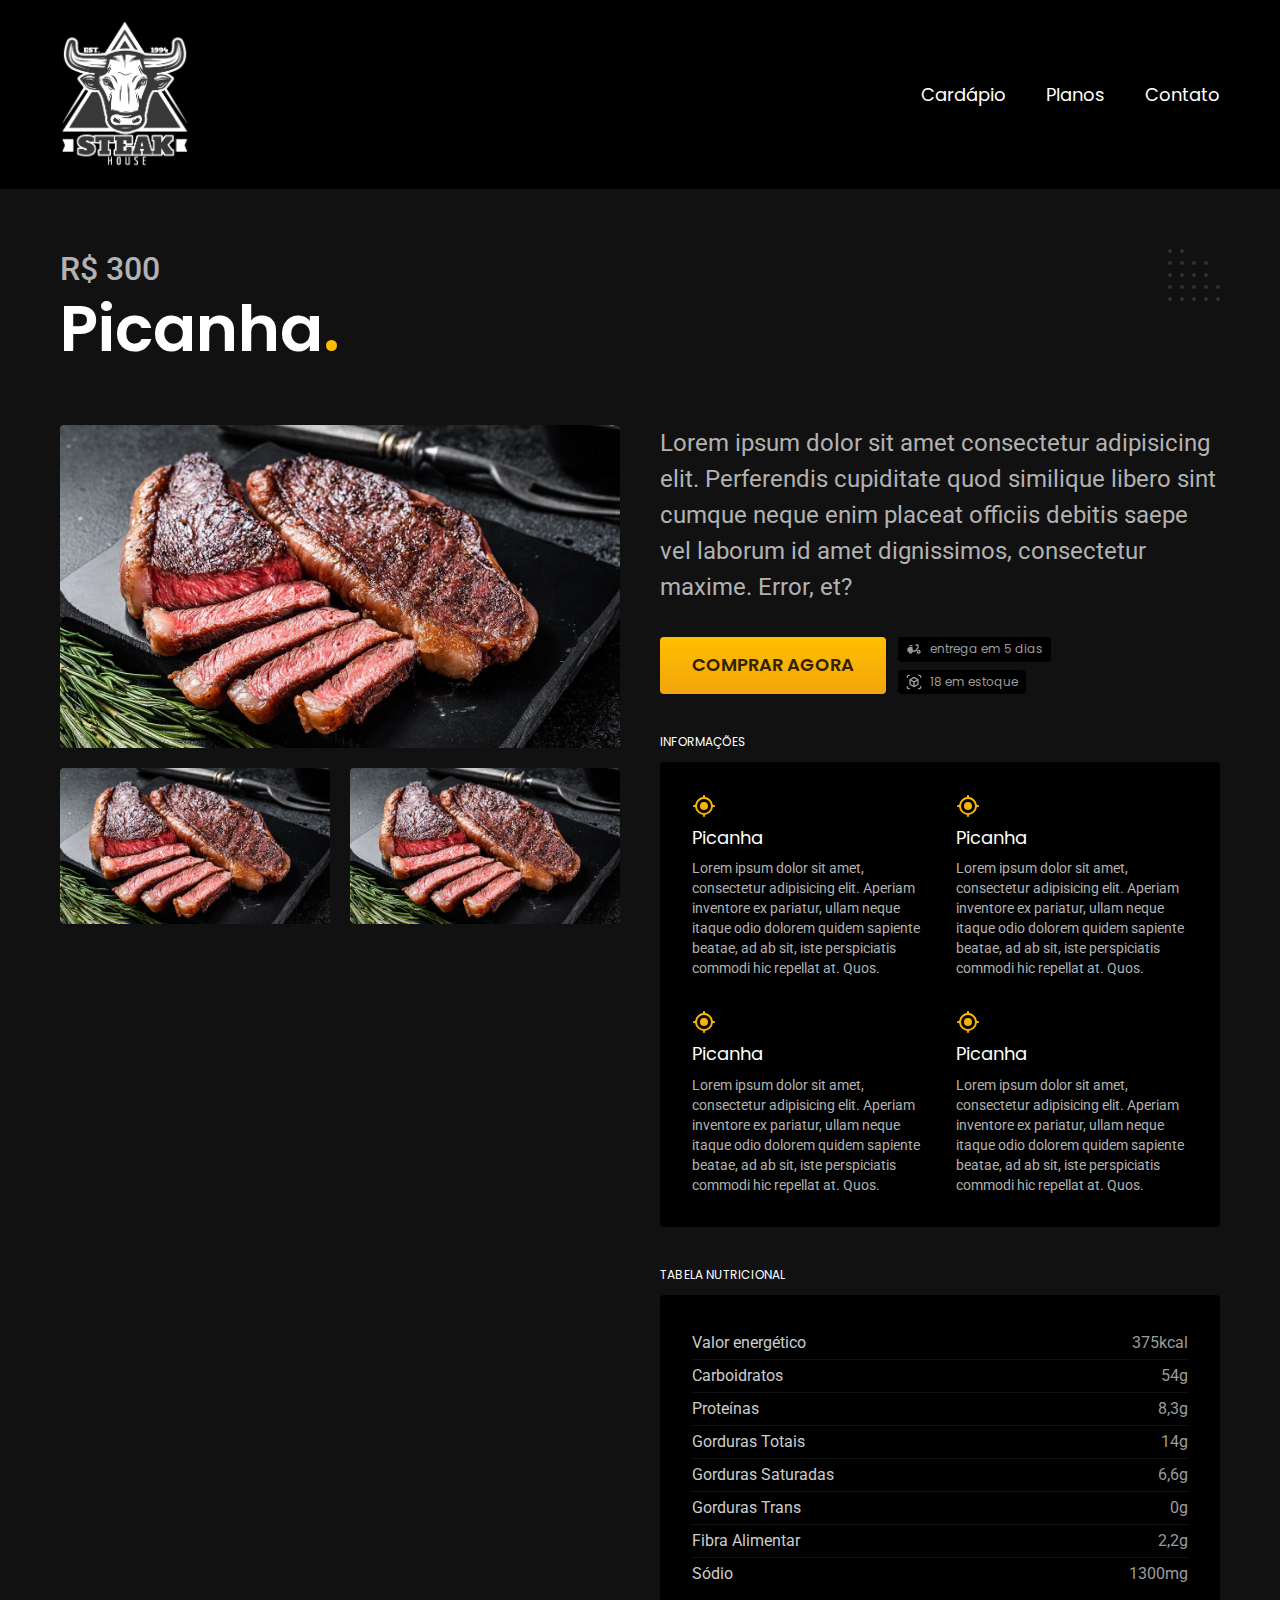
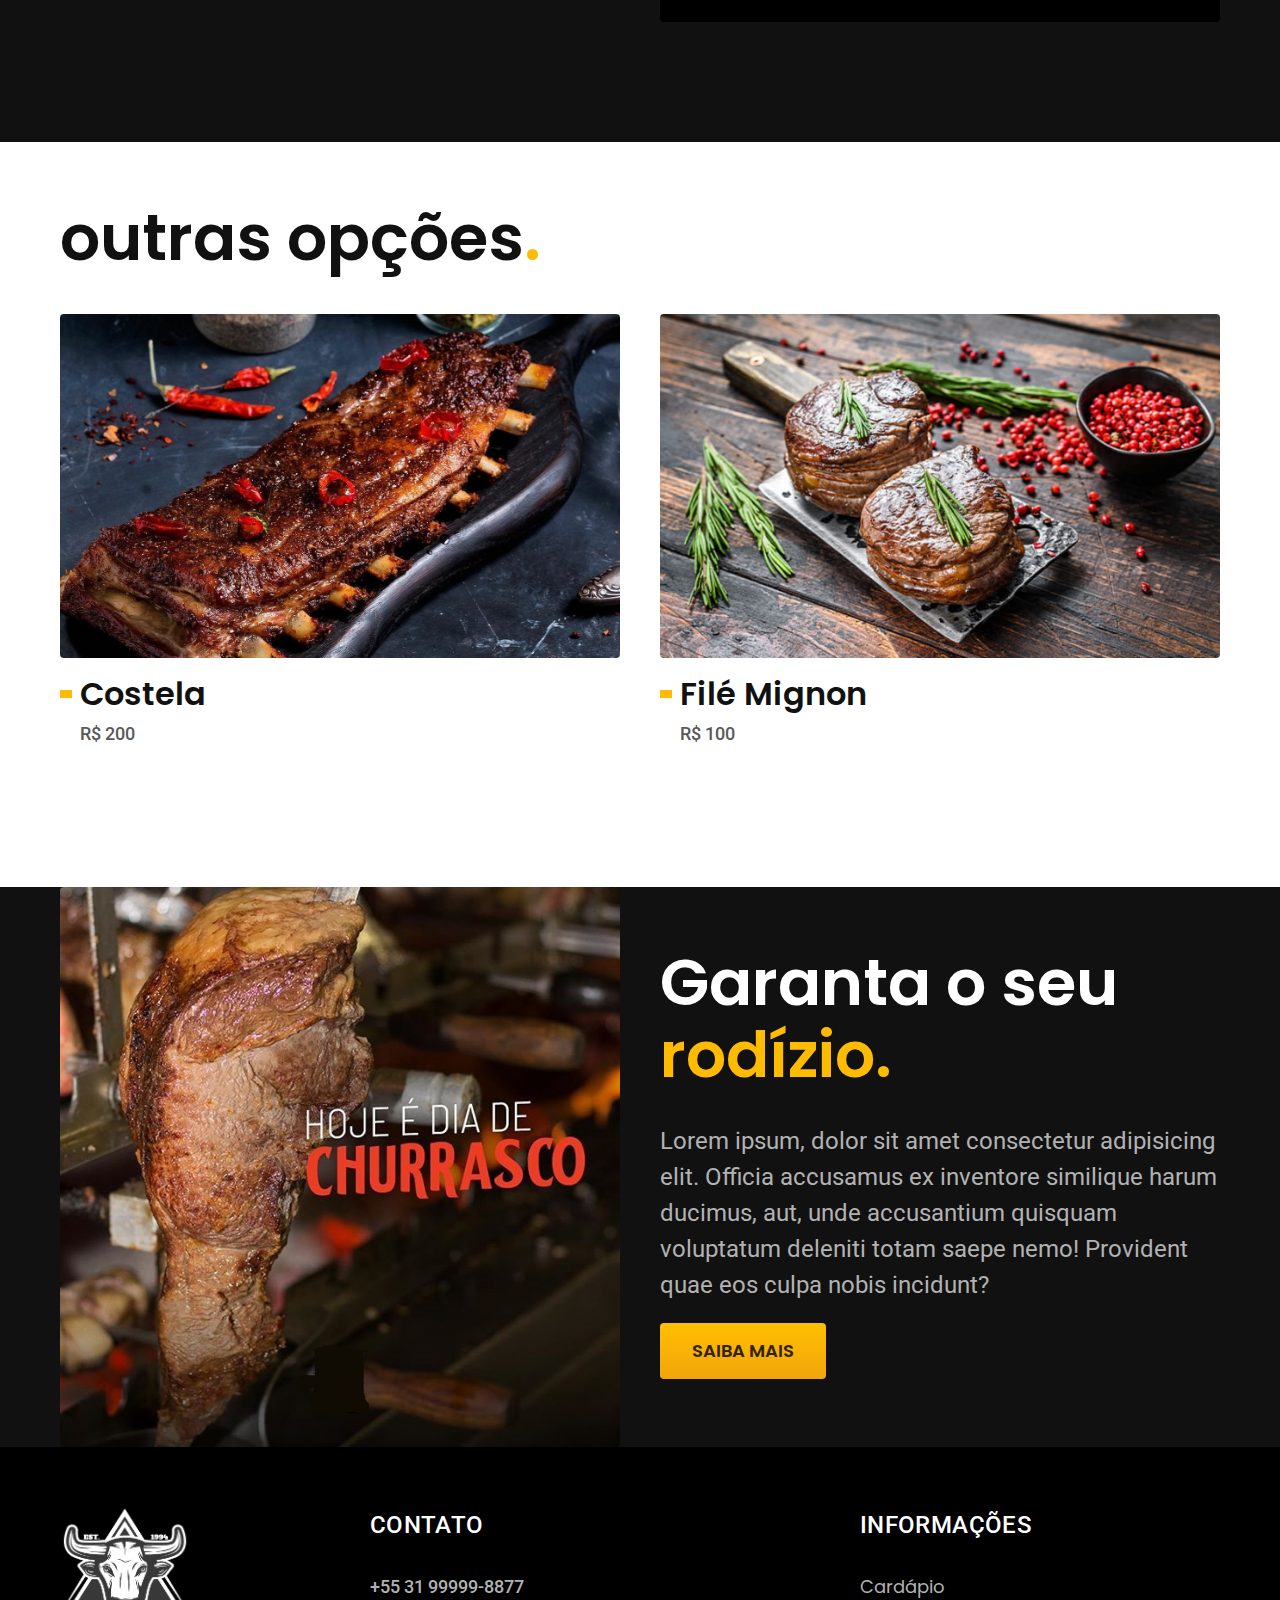
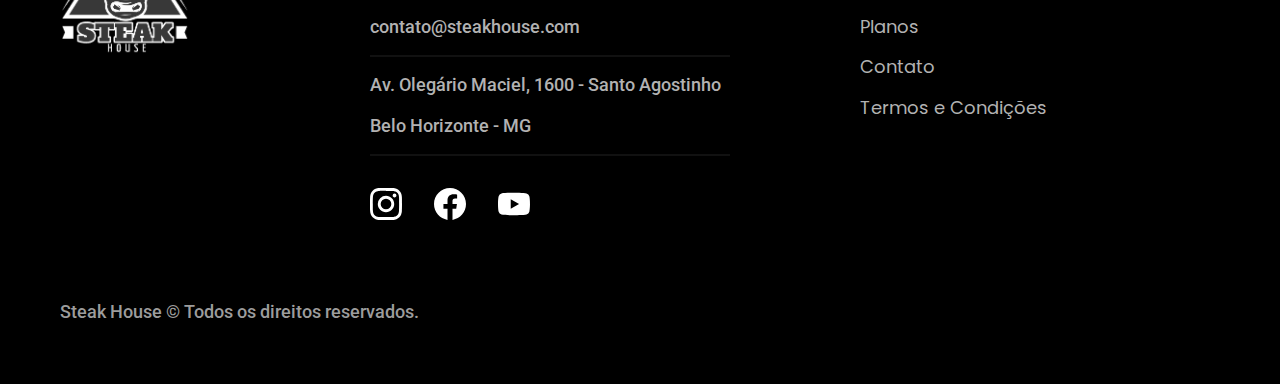
<file: cardapio/cerveja.html>
<!DOCTYPE html>
<html lang="pt-br">
<head>
  <meta charset="UTF-8">
  <meta name="viewport" content="width=device-width, initial-scale=1.0">  
  <title>Termos e Condições | Steak House</title>
  <meta name="description" content="Termos e condições.">
  
  <link rel="shortcut icon" href="../img/logo-steak-house.png" type="image/x-icon" />
  <link rel="stylesheet" href="../css/style.css">
  
  <link rel="preconnect" href="https://fonts.googleapis.com">
  <link rel="preconnect" href="https://fonts.gstatic.com" crossorigin>
  <link href="https://fonts.googleapis.com/css2?family=Poppins:wght@400;600&family=Roboto:wght@400;500&display=swap" rel="stylesheet">

<!-- header igual ao index.html -->
</head>
<body id="cardapio-interno"> <!-- incluir id no body caso queira alterar algo somente nesta pagina -->
  <header class="header-bg"> <!-- Quando a class tem -bg é porque tem um background que se expande de ponta a ponta -->
    <div class="header container"> <!-- Essa div centraliza o conteúdo no grid -->
      <a href="../"><img src="../img/logo-steak-house.png" alt="Steak House" width="130" height="135"></a> <!-- Home ao clicar na img -->      
      
      <nav aria-label="primaria">
        <ul class="header-menu font-1-m cor-0"> <!-- Todos os "a" vão herdar o cor-branco -->
          <li><a href="../cardapio.html">Cardápio</a></li>
          <li><a href="../planos.html">Planos</a></li>
          <li><a href="../contato.html">Contato</a></li>
        </ul>
      </nav>        
    </div>
  </header>

  <main class="titulo-bg">
    <div>
      <div class="titulo container">
        <p class="font-2-xl cor-5">R$ 300</p>
        <h1 class="font-1-xxl cor-0">Picanha<span class="cor-p1">.</span></h1>
      </div>
    </div>
    <div class="cardapio-interno container">
      <div class="cardapio-interno-imagens">
        <img src="../img/carnes/picanha.jpg" alt="">
        <img src="../img/carnes/picanha.jpg" alt="">
        <img src="../img/carnes/picanha.jpg" alt="">
      </div>
      <div class="cardapio-interno-conteudo">
          <p class="font-2-l cor-5">Lorem ipsum dolor sit amet consectetur adipisicing elit. Perferendis cupiditate quod similique libero sint cumque neque enim placeat officiis debitis saepe vel laborum id amet dignissimos, consectetur maxime. Error, et?</p>
          <div class="cardapio-interno-comprar">
            <a class="botao" href="../orcamento.html">Comprar Agora</a>
            <span class="font-1-xs cor-6"><img src="../img/icones/entrega.svg" alt="">entrega em 5 dias</span>
            <span class="font-1-xs cor-6"><img src="../img/icones/estoque.svg" alt="">18 em estoque</span>
          </div>
        
        <h2 class="font-1-xs cor-0">Informações</h2>
        <ul class="cardapio-interno-informacoes">
          <li>
            <img src="../img/icones/rastreador.svg" alt="">
            <h3 class="font-1-m cor-0">Picanha</h3>
            <p class="font-2-xs cor-5">Lorem ipsum dolor sit amet, consectetur adipisicing elit. Aperiam inventore ex pariatur, ullam neque itaque odio dolorem quidem sapiente beatae, ad ab sit, iste perspiciatis commodi hic repellat at. Quos.</p>
          </li>
          <li>
            <img src="../img/icones/rastreador.svg" alt="">
            <h3 class="font-1-m cor-0">Picanha</h3>
            <p class="font-2-xs cor-5">Lorem ipsum dolor sit amet, consectetur adipisicing elit. Aperiam inventore ex pariatur, ullam neque itaque odio dolorem quidem sapiente beatae, ad ab sit, iste perspiciatis commodi hic repellat at. Quos.</p>
          </li>
          <li>
            <img src="../img/icones/rastreador.svg" alt="">
            <h3 class="font-1-m cor-0">Picanha</h3>
            <p class="font-2-xs cor-5">Lorem ipsum dolor sit amet, consectetur adipisicing elit. Aperiam inventore ex pariatur, ullam neque itaque odio dolorem quidem sapiente beatae, ad ab sit, iste perspiciatis commodi hic repellat at. Quos.</p>
          </li>
          <li>
            <img src="../img/icones/rastreador.svg" alt="">
            <h3 class="font-1-m cor-0">Picanha</h3>
            <p class="font-2-xs cor-5">Lorem ipsum dolor sit amet, consectetur adipisicing elit. Aperiam inventore ex pariatur, ullam neque itaque odio dolorem quidem sapiente beatae, ad ab sit, iste perspiciatis commodi hic repellat at. Quos.</p>
          </li>
        </ul>
        <h2 class="font-1-xs cor-0">Tabela Nutricional</h2>
        <ul class="cardapio-interno-tabela font-2-s cor-4">
          <li>Valor energético <span>375kcal</span></li>
          <li>Carboidratos <span>54g</span></li>
          <li>Proteínas <span>8,3g</span></li>
          <li>Gorduras Totais <span>14g</span></li>
          <li>Gorduras Saturadas <span>6,6g</span></li>
          <li>Gorduras Trans <span>0g</span></li>
          <li>Fibra Alimentar <span>2,2g</span></li>
          <li>Sódio <span>1300mg</span></li>
        </ul>
      </div>
    </div>
  </main>


  <article class="carnes-lista container">
    <h2 class="font-1-xxl">outras opções<span class="cor-p1">.</span></h2>
  
    <ul>      
      <li>
        <a href="../costela.html">
          <img src="../img/carnes/costela-home.jpg" alt="Costela">
          <h3 class="font-1-xl">Costela</h3>
          <span class="font-2-m cor-8">R$ 200</span>
        </a>
      </li>
      
      <li>
        <a href="../filemignon.html">
          <img src="../img/carnes/filemignon-home.jpg" alt="Filé Mignon">
          <h3 class="font-1-xl">Filé Mignon</h3>
          <span class="font-2-m cor-8">R$ 100</span>
        </a>
      </li>
    </ul>
  </article>

  <article class="plano-bg">
    <div class="plano container">
      <div class="plano-imagem">
        <img src="../img/fotos/planos.jpg" alt="Carne de churrasco">
      </div>
      <div class="plano-conteudo">
        <h2 class="font-1-xxl cor-0">Garanta o seu <span class="cor-p1">rodízio.</span></h2>
        <p class="font-2-l cor-5">Lorem ipsum, dolor sit amet consectetur adipisicing elit. Officia accusamus ex inventore similique harum ducimus, aut, unde accusantium quisquam voluptatum deleniti totam saepe nemo! Provident quae eos culpa nobis incidunt?</p>
        <a class="botao" href="../planos.html">Saiba Mais</a>
      </div>
    </div>
  </article>

<!-- footer igual ao index.html -->
  <footer class="footer-bg">
    <div class="footer container">
      <img src="../img/logo-steak-house.png" alt="Steak House" width="130" height="135">
      <div class="footer-contato">
        <h3 class="font-2-l-b cor-0">Contato</h3>
        <ul class="font-2-m cor-5">
          <li><a href="tel:+5531999998877">+55 31 99999-8877</a></li> <!-- se clicar no link ele liga pro n° -->
          <li><a href="mailto:contato@steakhouse.com">contato@steakhouse.com</a></li> <!-- abre app do email -->
          <li>Av. Olegário Maciel, 1600 - Santo Agostinho</li>
          <li>Belo Horizonte - MG</li>
        </ul>
        <div class="footer-redes">
          <a href="../">
            <img src="../img/redes/instagram.svg" alt="Instagram">
          </a>
          <a href="../">
            <img src="../img/redes/facebook.svg" alt="Facebook">
          </a>
          <a href="../">
            <img src="../img/redes/youtube.svg" alt="Youtube">
          </a>
        </div>
      </div> 
        <div class="footer-informacoes">
          <h3 class="font-2-l-b cor-0">Informações</h3>
          <nav>
            <ul class="font-1-m cor-5">
              <li><a href="../cardapio.html">Cardápio</a></li>
              <li><a href="../planos.html">Planos</a></li>
              <li><a href="../contato.html">Contato</a></li>
              <li><a href="../termos.html">Termos e Condições</a></li>
            </ul>
          </nav>
        </div>         
        <p class="footer-copy font-2-m cor-6">Steak House © Todos os direitos reservados.</p>         
      </div>      
  </footer>
</body>

</html>
</file>
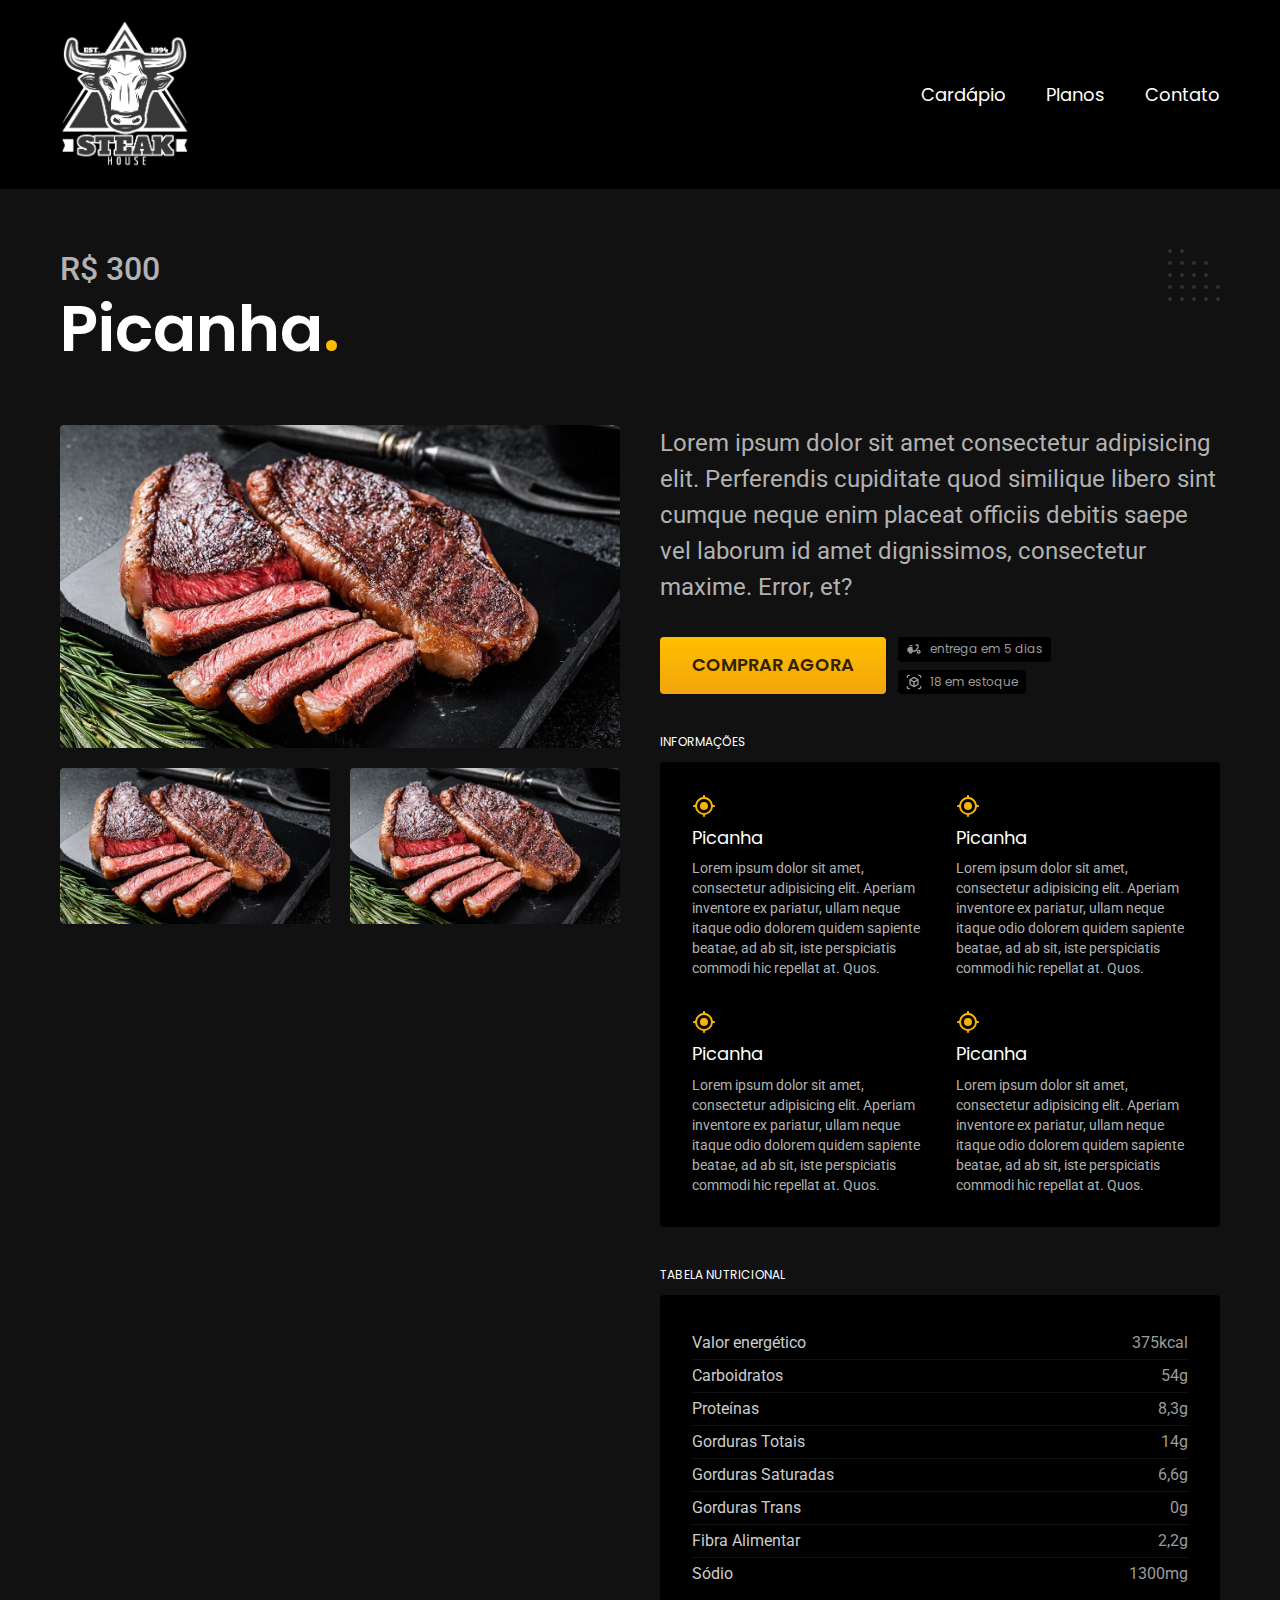
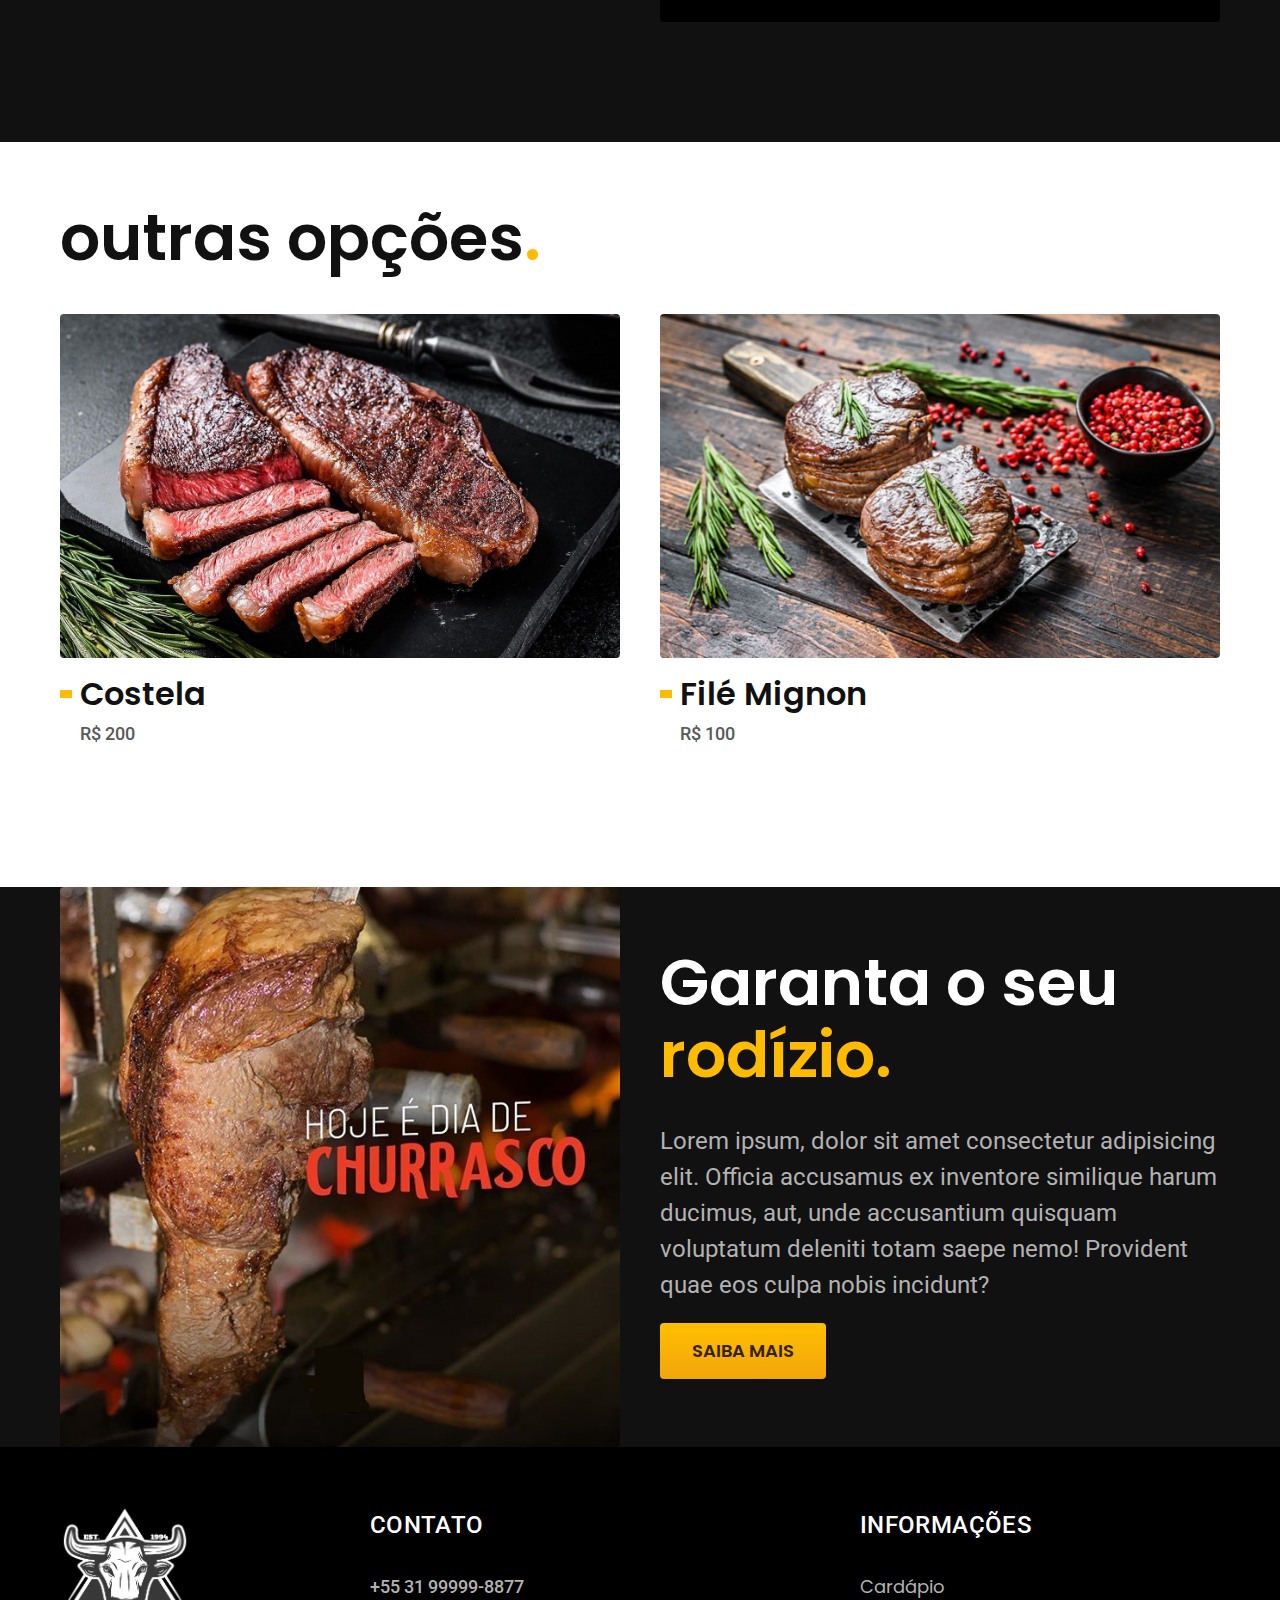
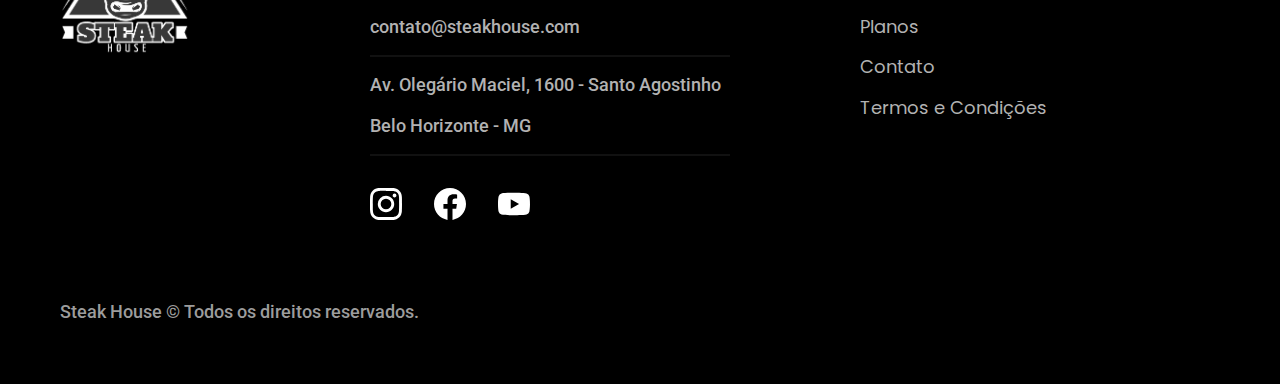
<file: cardapio/costela.html>
<!DOCTYPE html>
<html lang="pt-br">
<head>
  <meta charset="UTF-8">
  <meta name="viewport" content="width=device-width, initial-scale=1.0">  
  <title>Termos e Condições | Steak House</title>
  <meta name="description" content="Termos e condições.">
  
  <link rel="shortcut icon" href="../img/logo-steak-house.png" type="image/x-icon" />
  <link rel="stylesheet" href="../css/style.css">
  
  <link rel="preconnect" href="https://fonts.googleapis.com">
  <link rel="preconnect" href="https://fonts.gstatic.com" crossorigin>
  <link href="https://fonts.googleapis.com/css2?family=Poppins:wght@400;600&family=Roboto:wght@400;500&display=swap" rel="stylesheet">

<!-- header igual ao index.html -->
</head>
<body id="cardapio-interno"> <!-- incluir id no body caso queira alterar algo somente nesta pagina -->
  <header class="header-bg"> <!-- Quando a class tem -bg é porque tem um background que se expande de ponta a ponta -->
    <div class="header container"> <!-- Essa div centraliza o conteúdo no grid -->
      <a href="../"><img src="../img/logo-steak-house.png" alt="Steak House" width="130" height="135"></a> <!-- Home ao clicar na img -->      
      
      <nav aria-label="primaria">
        <ul class="header-menu font-1-m cor-0"> <!-- Todos os "a" vão herdar o cor-branco -->
          <li><a href="../cardapio.html">Cardápio</a></li>
          <li><a href="../planos.html">Planos</a></li>
          <li><a href="../contato.html">Contato</a></li>
        </ul>
      </nav>        
    </div>
  </header>

  <main class="titulo-bg">
    <div>
      <div class="titulo container">
        <p class="font-2-xl cor-5">R$ 300</p>
        <h1 class="font-1-xxl cor-0">Picanha<span class="cor-p1">.</span></h1>
      </div>
    </div>
    <div class="cardapio-interno container">
      <div class="cardapio-interno-imagens">
        <img src="../img/carnes/picanha.jpg" alt="">
        <img src="../img/carnes/picanha.jpg" alt="">
        <img src="../img/carnes/picanha.jpg" alt="">
      </div>
      <div class="cardapio-interno-conteudo">
          <p class="font-2-l cor-5">Lorem ipsum dolor sit amet consectetur adipisicing elit. Perferendis cupiditate quod similique libero sint cumque neque enim placeat officiis debitis saepe vel laborum id amet dignissimos, consectetur maxime. Error, et?</p>
          <div class="cardapio-interno-comprar">
            <a class="botao" href="../orcamento.html">Comprar Agora</a>
            <span class="font-1-xs cor-6"><img src="../img/icones/entrega.svg" alt="">entrega em 5 dias</span>
            <span class="font-1-xs cor-6"><img src="../img/icones/estoque.svg" alt="">18 em estoque</span>
          </div>
        
        <h2 class="font-1-xs cor-0">Informações</h2>
        <ul class="cardapio-interno-informacoes">
          <li>
            <img src="../img/icones/rastreador.svg" alt="">
            <h3 class="font-1-m cor-0">Picanha</h3>
            <p class="font-2-xs cor-5">Lorem ipsum dolor sit amet, consectetur adipisicing elit. Aperiam inventore ex pariatur, ullam neque itaque odio dolorem quidem sapiente beatae, ad ab sit, iste perspiciatis commodi hic repellat at. Quos.</p>
          </li>
          <li>
            <img src="../img/icones/rastreador.svg" alt="">
            <h3 class="font-1-m cor-0">Picanha</h3>
            <p class="font-2-xs cor-5">Lorem ipsum dolor sit amet, consectetur adipisicing elit. Aperiam inventore ex pariatur, ullam neque itaque odio dolorem quidem sapiente beatae, ad ab sit, iste perspiciatis commodi hic repellat at. Quos.</p>
          </li>
          <li>
            <img src="../img/icones/rastreador.svg" alt="">
            <h3 class="font-1-m cor-0">Picanha</h3>
            <p class="font-2-xs cor-5">Lorem ipsum dolor sit amet, consectetur adipisicing elit. Aperiam inventore ex pariatur, ullam neque itaque odio dolorem quidem sapiente beatae, ad ab sit, iste perspiciatis commodi hic repellat at. Quos.</p>
          </li>
          <li>
            <img src="../img/icones/rastreador.svg" alt="">
            <h3 class="font-1-m cor-0">Picanha</h3>
            <p class="font-2-xs cor-5">Lorem ipsum dolor sit amet, consectetur adipisicing elit. Aperiam inventore ex pariatur, ullam neque itaque odio dolorem quidem sapiente beatae, ad ab sit, iste perspiciatis commodi hic repellat at. Quos.</p>
          </li>
        </ul>
        <h2 class="font-1-xs cor-0">Tabela Nutricional</h2>
        <ul class="cardapio-interno-tabela font-2-s cor-4">
          <li>Valor energético <span>375kcal</span></li>
          <li>Carboidratos <span>54g</span></li>
          <li>Proteínas <span>8,3g</span></li>
          <li>Gorduras Totais <span>14g</span></li>
          <li>Gorduras Saturadas <span>6,6g</span></li>
          <li>Gorduras Trans <span>0g</span></li>
          <li>Fibra Alimentar <span>2,2g</span></li>
          <li>Sódio <span>1300mg</span></li>
        </ul>
      </div>
    </div>
  </main>


  <article class="carnes-lista container">
    <h2 class="font-1-xxl">outras opções<span class="cor-p1">.</span></h2>
  
    <ul>      
      <li>
        <a href="../costela.html">
          <img src="../img/carnes/picanha-home.jpg" alt="Costela">
          <h3 class="font-1-xl">Costela</h3>
          <span class="font-2-m cor-8">R$ 200</span>
        </a>
      </li>
      
      <li>
        <a href="../filemignon.html">
          <img src="../img/carnes/filemignon-home.jpg" alt="Filé Mignon">
          <h3 class="font-1-xl">Filé Mignon</h3>
          <span class="font-2-m cor-8">R$ 100</span>
        </a>
      </li>
    </ul>
  </article>

  <article class="plano-bg">
    <div class="plano container">
      <div class="plano-imagem">
        <img src="../img/fotos/planos.jpg" alt="Carne de churrasco">
      </div>
      <div class="plano-conteudo">
        <h2 class="font-1-xxl cor-0">Garanta o seu <span class="cor-p1">rodízio.</span></h2>
        <p class="font-2-l cor-5">Lorem ipsum, dolor sit amet consectetur adipisicing elit. Officia accusamus ex inventore similique harum ducimus, aut, unde accusantium quisquam voluptatum deleniti totam saepe nemo! Provident quae eos culpa nobis incidunt?</p>
        <a class="botao" href="../planos.html">Saiba Mais</a>
      </div>
    </div>
  </article>

<!-- footer igual ao index.html -->
  <footer class="footer-bg">
    <div class="footer container">
      <img src="../img/logo-steak-house.png" alt="Steak House" width="130" height="135">
      <div class="footer-contato">
        <h3 class="font-2-l-b cor-0">Contato</h3>
        <ul class="font-2-m cor-5">
          <li><a href="tel:+5531999998877">+55 31 99999-8877</a></li> <!-- se clicar no link ele liga pro n° -->
          <li><a href="mailto:contato@steakhouse.com">contato@steakhouse.com</a></li> <!-- abre app do email -->
          <li>Av. Olegário Maciel, 1600 - Santo Agostinho</li>
          <li>Belo Horizonte - MG</li>
        </ul>
        <div class="footer-redes">
          <a href="../">
            <img src="../img/redes/instagram.svg" alt="Instagram">
          </a>
          <a href="../">
            <img src="../img/redes/facebook.svg" alt="Facebook">
          </a>
          <a href="../">
            <img src="../img/redes/youtube.svg" alt="Youtube">
          </a>
        </div>
      </div> 
        <div class="footer-informacoes">
          <h3 class="font-2-l-b cor-0">Informações</h3>
          <nav>
            <ul class="font-1-m cor-5">
              <li><a href="../cardapio.html">Cardápio</a></li>
              <li><a href="../planos.html">Planos</a></li>
              <li><a href="../contato.html">Contato</a></li>
              <li><a href="../termos.html">Termos e Condições</a></li>
            </ul>
          </nav>
        </div>         
        <p class="footer-copy font-2-m cor-6">Steak House © Todos os direitos reservados.</p>         
      </div>      
  </footer>
</body>

</html>
</file>
<file: css/style.css>
@import "./global/global.css";
@import "./utilidades/tipografia.css";
@import "./utilidades/cores.css";
@import "./global/header.css";
@import "./global/footer.css";

/* Utilidades */
@import "./utilidades/componentes.css";
@import "./utilidades/formulario.css";

/* Home */
@import "./home/introducao.css";
@import "./home/bebidas.css";
@import "./home/parceiros.css";
@import "./home/depoimento.css";

/* Carnes */
@import "./carnes/carnes-lista.css";

/* Cardápio */
@import "./carnes/cardapio.css";

/* Cardápio Interno */
@import "./cardapio-interno/cardapio-interno.css";
@import "./cardapio-interno/plano.css";

/* Planos */
@import "./planos/planos.css";
@import "./planos/vantagens.css";
@import "./planos/perguntas.css";

/* Contato */
@import "./contato/contato.css";
@import "./contato/lojas.css";

/* Orçamento */
@import "./orcamento/orcamento.css";

/* Termos */
@import "./termos/termos.css";
</file>
